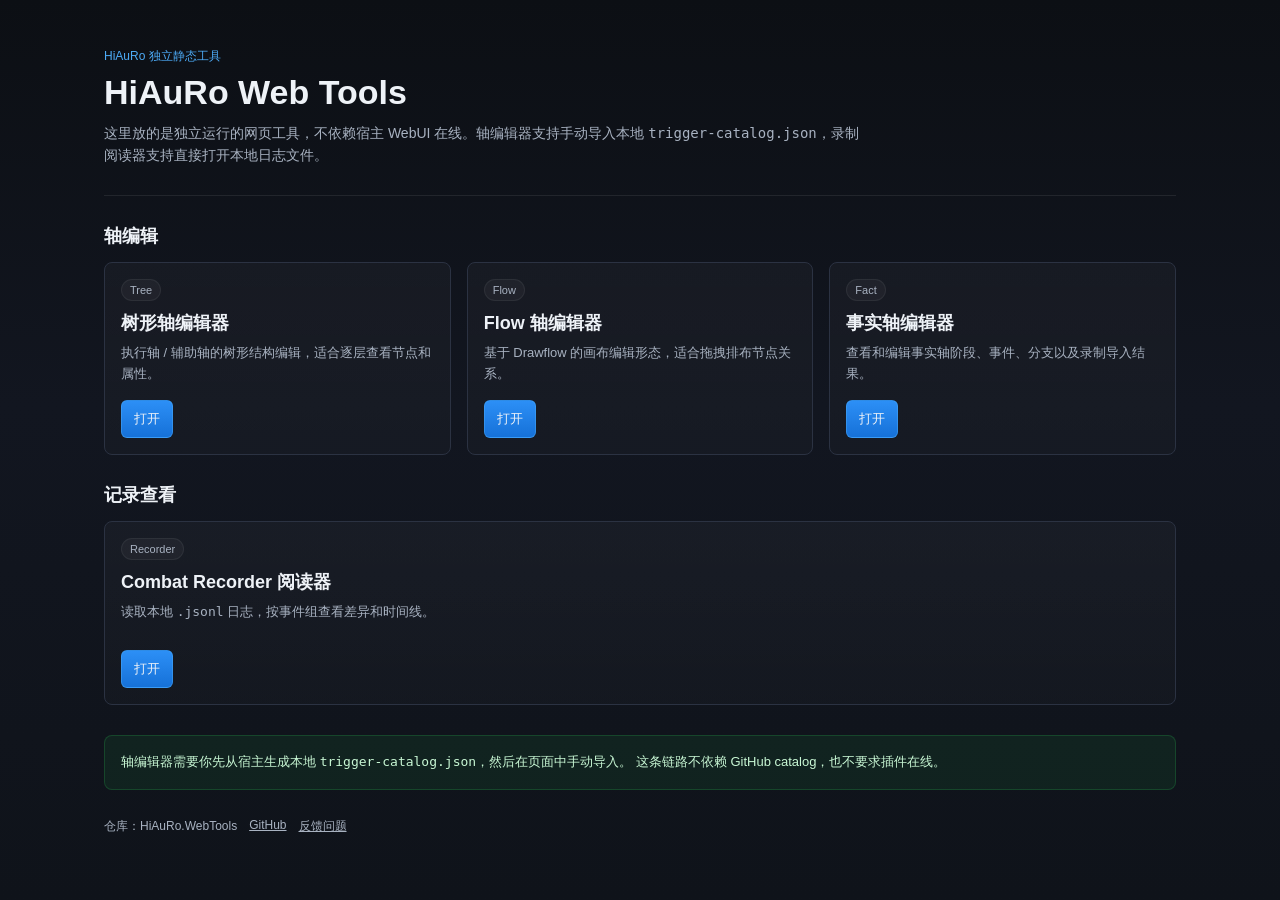
<file: index.html>
<!DOCTYPE html>
<html lang="zh-CN">
<head>
<meta charset="UTF-8">
<meta name="viewport" content="width=device-width, initial-scale=1.0">
<title>HiAuRo Web Tools</title>
<link rel="icon" href="data:,">
<style>
  :root {
    --bg: #0f1115;
    --panel: #171a21;
    --panel2: #1f2430;
    --bd: #2b3242;
    --tx: #eef2f7;
    --tx2: #a8b2c1;
    --accent: #4dabf7;
    --accent2: #7c4dff;
    --ok: #30d158;
  }
  * { box-sizing: border-box; }
  body {
    margin: 0;
    font-family: "Segoe UI", "Microsoft YaHei", sans-serif;
    background: linear-gradient(180deg, #0c0f14, #121620 45%, #0f131a);
    color: var(--tx);
  }
  .page {
    min-height: 100vh;
    max-width: 1120px;
    margin: 0 auto;
    padding: 40px 24px 32px;
  }
  .hero {
    padding: 8px 0 28px;
    border-bottom: 1px solid rgba(255,255,255,0.08);
    margin-bottom: 28px;
  }
  .eyebrow {
    color: var(--accent);
    font-size: 12px;
    margin-bottom: 8px;
  }
  h1 {
    margin: 0 0 10px;
    font-size: 34px;
    font-weight: 650;
  }
  .sub {
    color: var(--tx2);
    max-width: 760px;
    line-height: 1.6;
    font-size: 14px;
  }
  .section {
    margin-top: 28px;
  }
  .section h2 {
    margin: 0 0 14px;
    font-size: 18px;
    font-weight: 600;
  }
  .grid {
    display: grid;
    grid-template-columns: repeat(auto-fit, minmax(240px, 1fr));
    gap: 16px;
  }
  .card {
    background: linear-gradient(180deg, rgba(255,255,255,0.03), rgba(255,255,255,0.015));
    border: 1px solid var(--bd);
    border-radius: 8px;
    padding: 16px;
    min-height: 184px;
    display: flex;
    flex-direction: column;
    justify-content: space-between;
  }
  .tag {
    display: inline-block;
    font-size: 11px;
    color: var(--tx2);
    background: rgba(255,255,255,0.04);
    border: 1px solid rgba(255,255,255,0.06);
    border-radius: 999px;
    padding: 4px 8px;
    margin-bottom: 10px;
  }
  .title {
    font-size: 18px;
    font-weight: 600;
    margin-bottom: 8px;
  }
  .desc {
    font-size: 13px;
    color: var(--tx2);
    line-height: 1.6;
  }
  .actions {
    display: flex;
    gap: 10px;
    margin-top: 16px;
  }
  .btn {
    appearance: none;
    border: 1px solid rgba(255,255,255,0.08);
    background: var(--panel2);
    color: var(--tx);
    border-radius: 6px;
    padding: 9px 12px;
    font-size: 13px;
    text-decoration: none;
    display: inline-flex;
    align-items: center;
    justify-content: center;
  }
  .btn.primary {
    background: linear-gradient(180deg, #2c8ff6, #1671d8);
    border-color: rgba(77,171,247,0.45);
  }
  .hint {
    margin-top: 30px;
    padding: 16px;
    background: rgba(48, 209, 88, 0.08);
    border: 1px solid rgba(48, 209, 88, 0.2);
    border-radius: 8px;
    color: #c8f7d4;
    font-size: 13px;
    line-height: 1.6;
  }
  footer {
    margin-top: 28px;
    color: var(--tx2);
    font-size: 12px;
    display: flex;
    gap: 12px;
    flex-wrap: wrap;
  }
  footer a { color: inherit; }
</style>
</head>
<body>
<div class="page">
  <section class="hero">
    <div class="eyebrow">HiAuRo 独立静态工具</div>
    <h1>HiAuRo Web Tools</h1>
    <div class="sub">
      这里放的是独立运行的网页工具，不依赖宿主 WebUI 在线。轴编辑器支持手动导入本地
      <code>trigger-catalog.json</code>，录制阅读器支持直接打开本地日志文件。
    </div>
  </section>

  <section class="section">
    <h2>轴编辑</h2>
    <div class="grid">
      <article class="card">
        <div>
          <div class="tag">Tree</div>
          <div class="title">树形轴编辑器</div>
          <div class="desc">执行轴 / 辅助轴的树形结构编辑，适合逐层查看节点和属性。</div>
        </div>
        <div class="actions">
          <a class="btn primary" href="./editor.html">打开</a>
        </div>
      </article>

      <article class="card">
        <div>
          <div class="tag">Flow</div>
          <div class="title">Flow 轴编辑器</div>
          <div class="desc">基于 Drawflow 的画布编辑形态，适合拖拽排布节点关系。</div>
        </div>
        <div class="actions">
          <a class="btn primary" href="./axflow-editor.html">打开</a>
        </div>
      </article>

      <article class="card">
        <div>
          <div class="tag">Fact</div>
          <div class="title">事实轴编辑器</div>
          <div class="desc">查看和编辑事实轴阶段、事件、分支以及录制导入结果。</div>
        </div>
        <div class="actions">
          <a class="btn primary" href="./fact-editor.html">打开</a>
        </div>
      </article>
    </div>
  </section>

  <section class="section">
    <h2>记录查看</h2>
    <div class="grid">
      <article class="card">
        <div>
          <div class="tag">Recorder</div>
          <div class="title">Combat Recorder 阅读器</div>
          <div class="desc">读取本地 <code>.jsonl</code> 日志，按事件组查看差异和时间线。</div>
        </div>
        <div class="actions">
          <a class="btn primary" href="./combat-recorder.html">打开</a>
        </div>
      </article>
    </div>
  </section>

  <div class="hint">
    轴编辑器需要你先从宿主生成本地 <code>trigger-catalog.json</code>，然后在页面中手动导入。
    这条链路不依赖 GitHub catalog，也不要求插件在线。
  </div>

  <footer>
    <span>仓库：HiAuRo.WebTools</span>
    <a href="https://github.com/denghaoxuan991876906/HiAuRo.WebTools">GitHub</a>
    <a href="https://github.com/denghaoxuan991876906/HiAuRo.WebTools/issues">反馈问题</a>
  </footer>
</div>
</body>
</html>
</file>
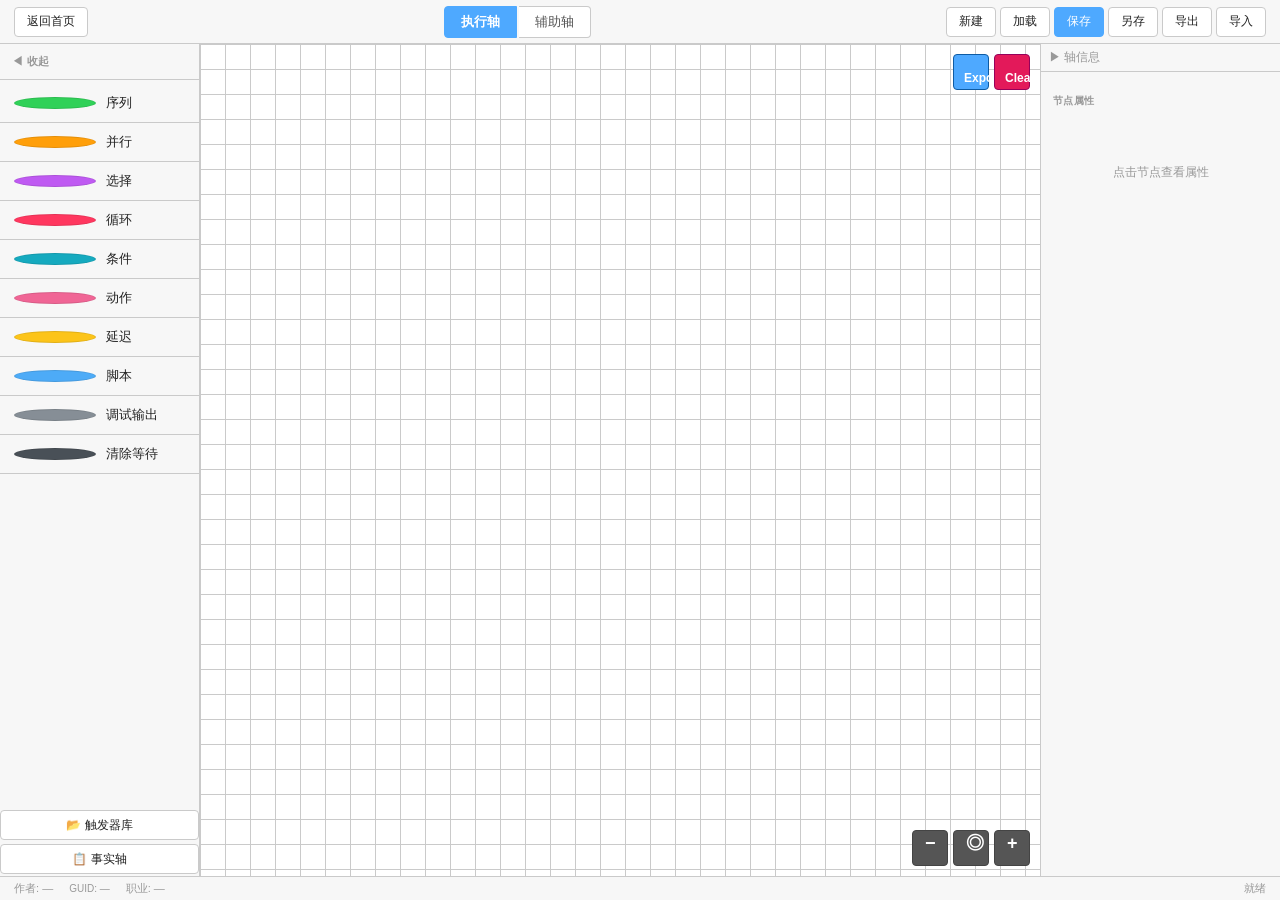
<file: axflow-editor.html>
<!DOCTYPE html>
<html lang="zh-CN">
<head>
<meta charset="UTF-8">
<meta name="viewport" content="width=device-width, initial-scale=1.0">
<title>HiAuRo 轴编辑器 — Drawflow</title>
<link rel="icon" href="data:,">
<link rel="stylesheet" href="vendor/drawflow/dist/drawflow.min.css">
<link rel="stylesheet" href="axflow-editor.css">
</head>
<body>
<div id="app">
  <div class="page-drop-zone" id="pageDropZone">
    <div class="page-drop-card">
      <div class="page-drop-title">拖拽 JSON 到这里</div>
      <div class="page-drop-desc">自动识别轴文件、`trigger-catalog.json` 或触发器定义</div>
    </div>
  </div>

  <!-- Toolbar 工具栏 -->
  <header class="toolbar">
    <div class="toolbar-left" style="gap:8px">
      <a class="btn" href="./index.html" style="text-decoration:none">返回首页</a>
    </div>
    <div class="toolbar-left">
      <button class="tab-btn active" data-axis="execution">执行轴</button>
      <button class="tab-btn" data-axis="assist">辅助轴</button>
    </div>
    <div class="toolbar-right">
      <div class="toolbar-actions">
        <button class="btn" id="btnNew">新建</button>
        <button class="btn" id="btnLoad">加载</button>
        <button class="btn btn-primary" id="btnSave">保存</button>
        <button class="btn" id="btnSaveAs">另存</button>
        <button class="btn" id="btnExport">导出</button>
        <button class="btn" id="btnImport">导入</button>
      </div>
    </div>
  </header>

  <!-- Main Area 主区域 -->
  <div class="main">

    <!-- Left: Node Palette 节点面板 -->
    <aside class="palette" id="palettePanel">
      <div class="palette-head" id="paletteToggle" onclick="togglePalette()" title="收起/展开面板">◀ 收起</div>
      <div class="palette-list" id="paletteList">
        <!-- JS 动态填充 -->
      </div>
      <div class="palette-tools">
        <button class="btn" id="btnLoadCatalog2" style="width:100%;font-size:12px;padding:3px 4px;margin:2px 0">📂 触发器库</button>
        <button class="btn" id="btnLoadFactAxisBar2" style="width:100%;font-size:12px;padding:3px 4px;margin:2px 0">📋 事实轴</button>
      </div>
    </aside>

    <!-- Center: Drawflow Canvas 画布 -->
    <div class="canvas-wrap" id="canvasWrap">
      <div id="drawflow" ondrop="drop(event)" ondragover="allowDrop(event)"></div>

      <!-- Canvas overlay buttons -->
      <div class="canvas-btns canvas-btns-export">
        <div class="canvas-btn canvas-btn-export" id="btnCanvasExport" title="导出 JSON">Export</div>
        <div class="canvas-btn canvas-btn-clear" id="btnCanvasClear" title="清空画布">Clear</div>
      </div>
      <div class="canvas-btns canvas-btns-zoom">
        <div class="canvas-btn canvas-btn-zoom" id="btnZoomOut" title="缩小">−</div>
        <div class="canvas-btn canvas-btn-zoom" id="btnZoomReset" title="重置">◎</div>
        <div class="canvas-btn canvas-btn-zoom" id="btnZoomIn" title="放大">+</div>
      </div>
    </div>

    <!-- Right: Properties Sidebar 属性栏 -->
    <aside class="sidebar">
      <!-- 轴信息面板（可收起） -->
      <div class="axis-panel" id="axisPanel">
        <div class="axis-panel-bar" id="axisPanelBar" onclick="toggleAxisPanel()">
          <span id="axisPanelLabel">▶ 轴信息</span>
        </div>
        <div class="axis-panel-body hidden" id="axisPanelBody">
          <div class="info-box" style="padding:4px">
            <div class="info-row"><span class="info-key">轴类型</span><span class="info-val" id="infoType">—</span></div>
            <div class="info-row"><span class="info-key">文件名</span><span class="info-val" id="infoFile">—</span></div>
            <div class="info-row"><span class="info-key">节点数</span><span class="info-val" id="infoCount">0</span></div>
            <div class="info-row"><span class="info-key">状态</span><span class="info-val" id="infoDirty">—</span></div>
          </div>
          <!-- 轴名称+副本ID -->
          <div style="padding:4px">
            <div style="font-size:11px;color:var(--tx2);margin-bottom:2px">轴名称</div>
            <input class="prop-input" type="text" id="axisName" value="新执行轴" style="width:100%">
            <div style="font-size:11px;color:var(--tx2);margin:4px 0 2px">副本 ID</div>
            <input class="prop-input" type="number" id="territoryId" value="0" style="width:120px">
          </div>
          <!-- 元数据 -->
          <div style="padding:4px">
            <div style="font-size:11px;font-weight:600;color:var(--tx2);margin-bottom:4px">元数据</div>
            <div><span style="font-size:10px;color:var(--tx2)">作者</span>
              <input class="prop-input" type="text" id="metaAuthor" placeholder="作者" style="width:100%">
            </div>
            <div style="margin-top:3px"><span style="font-size:10px;color:var(--tx2)">职业</span>
              <select class="prop-input" id="metaJob" style="width:100%">
                <option value="0">通用</option><option value="25">BLM</option>
              </select>
            </div>
            <div style="margin-top:3px"><span style="font-size:10px;color:var(--tx2)">GUID</span>
              <input class="prop-input" type="text" id="metaGuid" readonly style="width:100%;font-size:10px;color:var(--tx2)">
            </div>
            <div style="margin-top:3px"><span style="font-size:10px;color:var(--tx2)">变量说明</span>
              <textarea class="prop-input" id="metaVarDesc" placeholder="多行说明..." style="width:100%;height:50px;resize:vertical;font-size:11px"></textarea>
            </div>
          </div>
          <!-- 暴露变量 -->
          <div style="padding:4px">
            <div style="font-size:11px;font-weight:600;color:var(--tx2);margin-bottom:4px">暴露变量</div>
            <div id="varList" style="max-height:100px;overflow-y:auto"></div>
            <button class="btn" id="btnAddVar" style="margin-top:4px;font-size:11px;padding:2px 8px">+ 添加变量</button>
          </div>
        </div>
      </div>

      <!-- 节点属性面板 -->
      <div class="sidebar-props">
        <div class="sidebar-section" style="border-bottom:none">
          <div class="sidebar-label" id="propsLabel">节点属性</div>
          <div class="props-scroll" id="propsBody">
            <div class="props-hint">点击节点查看属性</div>
          </div>
        </div>
      </div>
    </aside>

  </div>

  <!-- Footer 底部 -->
  <footer class="footer" id="edFooter">
    <span class="meta-item">作者: <span id="ftAuthor">—</span></span>
    <span class="meta-item" style="font-size:10px">GUID: <span id="ftGuid" style="font-size:10px">—</span></span>
    <span class="meta-item">职业: <span id="ftJob">—</span></span>
    <span style="flex:1"></span>
    <span id="edStatus">就绪</span>
  </footer>

  <!-- Hidden file input -->
  <input type="file" id="edFileInput" accept=".json,.txt" style="display:none">
  <input type="file" id="catalogFileInput" accept=".json" style="display:none">
  <input type="file" id="factFileInput" accept=".json" style="display:none">

</div>

<script src="vendor/drawflow/dist/drawflow.min.js"></script>
<script src="axflow-editor.js"></script>
</body>
</html>
</file>
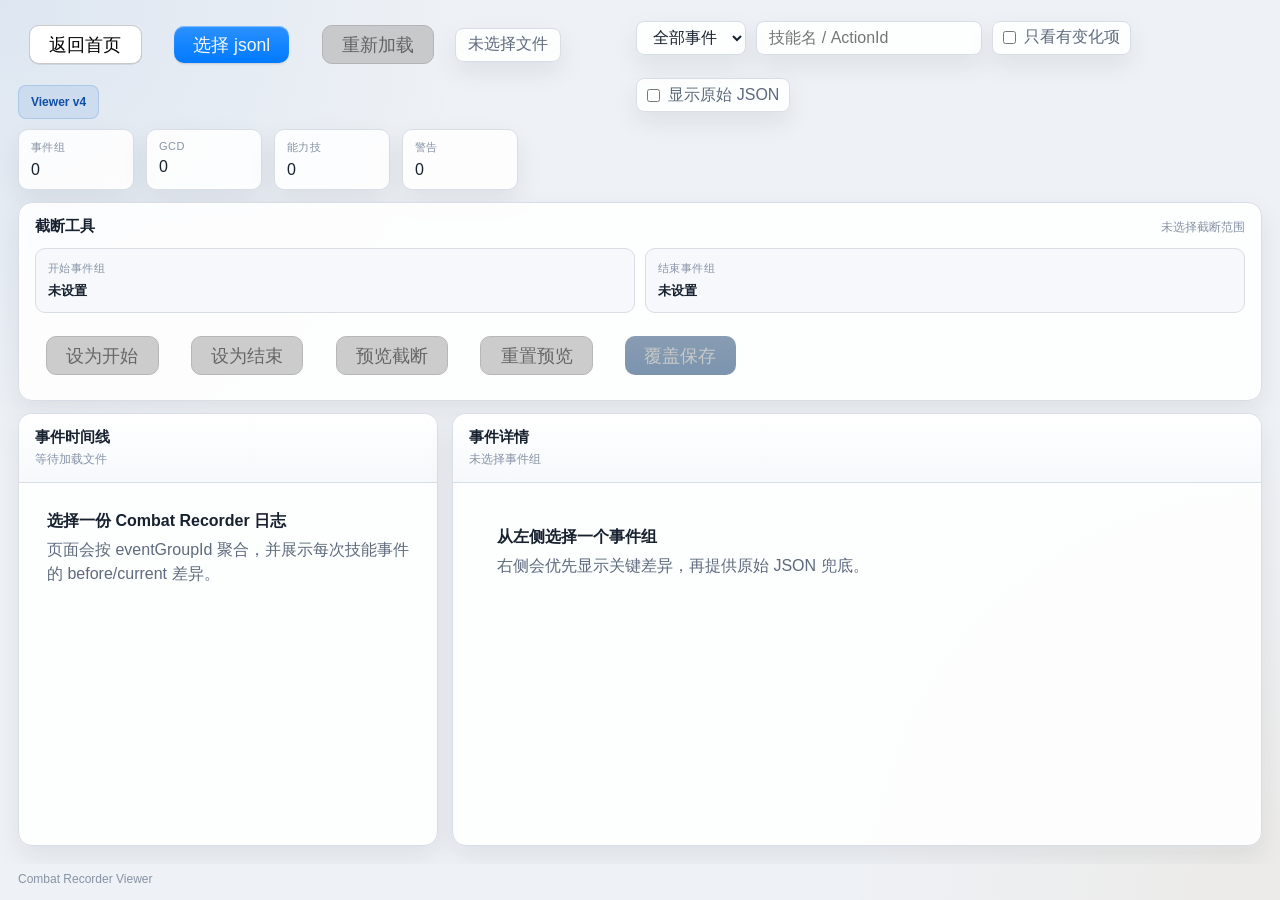
<file: combat-recorder.html>
<!DOCTYPE html>
<html lang="zh-CN">
<head>
<meta charset="UTF-8">
<meta name="viewport" content="width=device-width, initial-scale=1.0">
<title>Combat Recorder Viewer v4</title>
<link rel="icon" href="data:,">
<link rel="stylesheet" href="puppertino/buttons.css">
<link rel="stylesheet" href="puppertino/forms.css">
<link rel="stylesheet" href="combat-recorder.css?v=20260621-10">
</head>
<body>
<div id="app">
  <div class="page-drop-zone" id="pageDropZone">
    <div class="page-drop-card">
      <div class="page-drop-title">拖拽录制文件到这里</div>
      <div class="page-drop-desc">支持 `Combat Recorder` 的 `.jsonl` / `.txt` 日志，松手后自动加载</div>
    </div>
  </div>
  <header class="toolbar">
    <div class="toolbar-left">
      <a class="p-btn" href="./index.html" style="text-decoration:none">返回首页</a>
      <button class="p-btn p-prim-col" id="btnChoose">选择 jsonl</button>
      <button class="p-btn" id="btnReload" disabled>重新加载</button>
      <div class="file-pill" id="fileName">未选择文件</div>
      <div class="viewer-version">Viewer v4</div>
    </div>
    <div class="toolbar-right">
      <select id="filterType" class="filter-select">
        <option value="all">全部事件</option>
        <option value="GcdReadyAndAction">GCD</option>
        <option value="AbilityEffect">能力技</option>
      </select>
      <input type="text" id="searchInput" class="filter-input" placeholder="技能名 / ActionId">
      <label class="toggle">
        <input type="checkbox" id="changedOnly">
        <span>只看有变化项</span>
      </label>
      <label class="toggle">
        <input type="checkbox" id="showRawJson">
        <span>显示原始 JSON</span>
      </label>
    </div>
  </header>

  <section class="summary-bar">
    <div class="summary-item"><span class="summary-label">事件组</span><span id="statGroups">0</span></div>
    <div class="summary-item"><span class="summary-label">GCD</span><span id="statGcd">0</span></div>
    <div class="summary-item"><span class="summary-label">能力技</span><span id="statAbility">0</span></div>
    <div class="summary-item"><span class="summary-label">警告</span><span id="statWarnings">0</span></div>
  </section>

  <section class="trim-bar">
    <div class="trim-card">
      <div class="trim-header">
        <div class="trim-title">截断工具</div>
        <div class="trim-subtitle" id="trimStatus">未选择截断范围</div>
      </div>
      <div class="trim-grid">
        <div class="trim-slot">
          <div class="trim-label">开始事件组</div>
          <div class="trim-value" id="trimStartInfo">未设置</div>
        </div>
        <div class="trim-slot">
          <div class="trim-label">结束事件组</div>
          <div class="trim-value" id="trimEndInfo">未设置</div>
        </div>
      </div>
      <div class="trim-actions">
        <button class="p-btn" id="btnSetStart" disabled>设为开始</button>
        <button class="p-btn" id="btnSetEnd" disabled>设为结束</button>
        <button class="p-btn" id="btnPreviewTrim" disabled>预览截断</button>
        <button class="p-btn" id="btnResetTrim" disabled>重置预览</button>
        <button class="p-btn p-prim-col" id="btnSaveTrim" disabled>覆盖保存</button>
      </div>
    </div>
  </section>

  <main class="layout">
    <aside class="timeline-panel">
      <div class="panel-header">
        <div class="panel-title">事件时间线</div>
        <div class="panel-subtitle" id="timelineSubtitle">等待加载文件</div>
      </div>
      <div class="timeline-list" id="timelineList">
        <div class="empty-state">
          <div class="empty-title">选择一份 Combat Recorder 日志</div>
          <div class="empty-copy">页面会按 eventGroupId 聚合，并展示每次技能事件的 before/current 差异。也可以直接拖拽日志文件到页面。</div>
        </div>
      </div>
    </aside>

    <section class="details-panel" id="detailsPanel">
      <div class="panel-header">
        <div class="panel-title">事件详情</div>
        <div class="panel-subtitle" id="detailsSubtitle">未选择事件组</div>
      </div>
      <div class="details-scroll" id="detailsContent">
        <div class="empty-state">
          <div class="empty-title">从左侧选择一个事件组</div>
          <div class="empty-copy">右侧会优先显示关键差异，再提供原始 JSON 兜底。</div>
        </div>
      </div>
    </section>
  </main>

  <footer class="footer" id="footerText">Combat Recorder Viewer v4</footer>
</div>

<input type="file" id="fileInput" accept=".jsonl,.txt" hidden>
<script src="combat-recorder.js?v=20260621-10"></script>
</body>
</html>
</file>
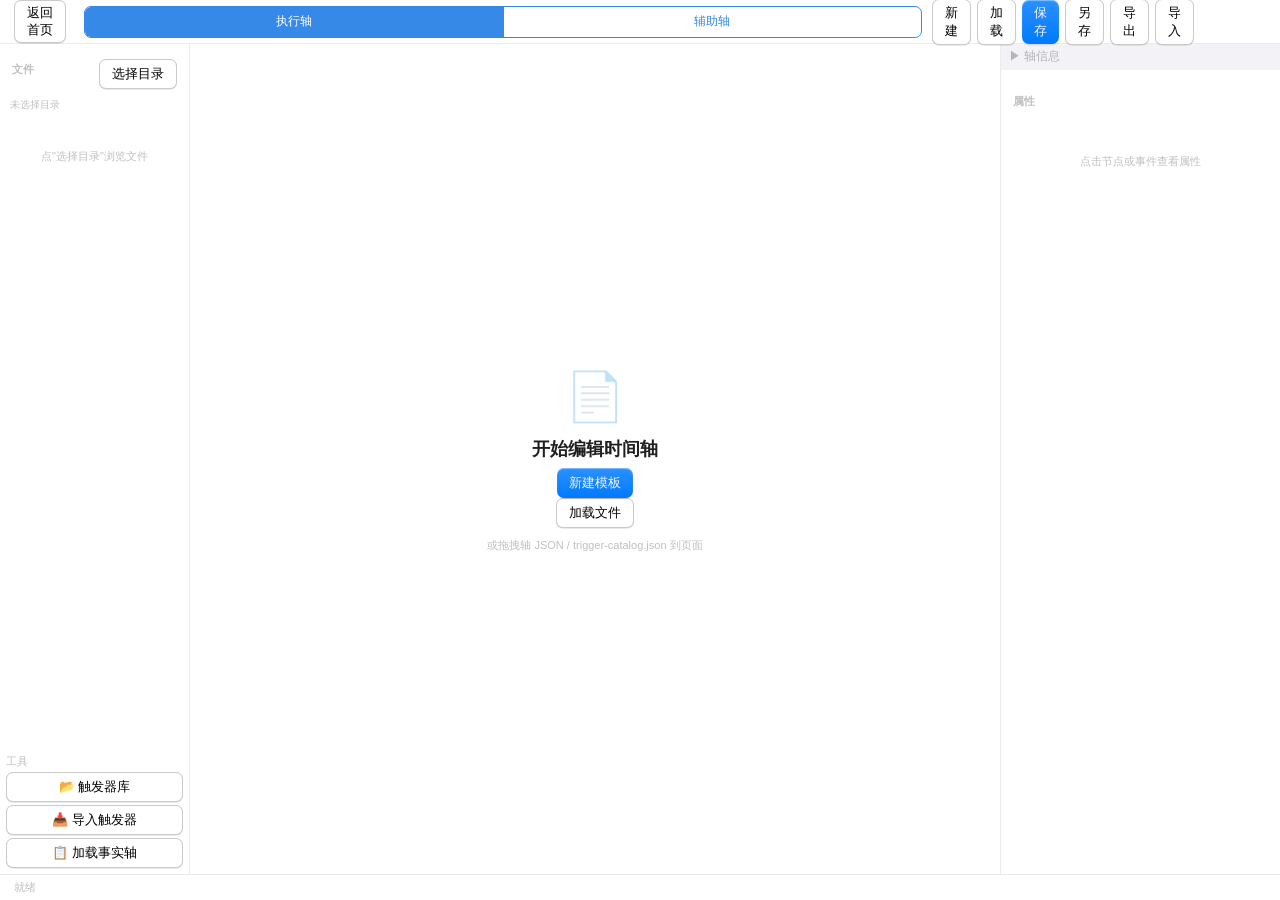
<file: editor.html>
<!DOCTYPE html>
<html lang="zh-CN">
<head>
<meta charset="UTF-8">
<meta name="viewport" content="width=device-width, initial-scale=1.0">
<title>HiAuRo 时间轴编辑器</title>
<link rel="icon" href="data:,">
<link rel="stylesheet" href="puppertino/buttons.css">
<link rel="stylesheet" href="puppertino/forms.css">
<link rel="stylesheet" href="puppertino/segmented-controls.css">
<link rel="stylesheet" href="puppertino-bridge.css">
<link rel="stylesheet" href="editor.css">
</head>
<body>
<div id="app">
  <div class="page-drop-zone" id="pageDropZone">
    <div class="page-drop-card">
      <div class="page-drop-title">拖拽 JSON 到这里</div>
      <div class="page-drop-desc">自动识别轴文件、`trigger-catalog.json` 或触发器定义</div>
    </div>
  </div>
  <header class="toolbar">
    <div class="actions" style="padding-right:8px">
      <a class="p-btn" href="./index.html" style="text-decoration:none">返回首页</a>
    </div>
    <div class="p-segmented-controls">
      <button class="tab active" data-axis="execution">执行轴</button>
      <button class="tab" data-axis="assist">辅助轴</button>
    </div>
    <div class="actions">
      <button class="p-btn" id="btnNew">新建</button>
      <button class="p-btn" id="btnLoad">加载</button>
      <button class="p-btn p-prim-col" id="btnSave">保存</button>
      <button class="p-btn" id="btnSaveAs">另存</button>
      <button class="p-btn" id="btnExport">导出</button>
      <button class="p-btn" id="btnImport">导入</button>
      <span class="status" id="edStatus"></span>
    </div>
  </header>

  <main class="main">
    <aside class="fileside" id="filePanel">
      <div class="fileside-head">
        <span class="sidebar-label">文件</span>
        <button class="p-btn" id="btnPickDir" style="font-size:10px;padding:2px 8px">选择目录</button>
      </div>
      <div class="fileside-dir" id="fileDir">未选择目录</div>
      <div class="fileside-list" id="fileList">
        <div class="props-hint">点"选择目录"浏览文件</div>
      </div>
      <div style="padding:6px;border-top:1px solid var(--bd);margin-top:6px">
        <div style="font-size:11px;color:var(--tx2);margin-bottom:4px">工具</div>
        <div style="display:flex;flex-direction:column;gap:3px">
          <button class="p-btn" id="btnLoadCatalog2" style="width:100%;font-size:12px;padding:4px 6px">📂 触发器库</button>
          <button class="p-btn" id="btnImportTrigger2" style="width:100%;font-size:12px;padding:4px 6px">📥 导入触发器</button>
          <button class="p-btn" id="btnLoadFactAxisBar2" style="width:100%;font-size:12px;padding:4px 6px">📋 加载事实轴</button>
        </div>
      </div>
    </aside>

    <section class="editor-panel" id="treePanel">
      <div class="editor-scroll" id="treeScroll">
        <div class="empty-state" id="emptyTree">
          <div class="empty-icon">📄</div>
          <div class="empty-title">开始编辑时间轴</div>
          <button class="p-btn p-prim-col" id="btnNewBig">新建模板</button>
          <button class="p-btn" id="btnLoadBig" style="margin-top:6px">加载文件</button>
          <div style="margin-top:10px;font-size:11px;color:var(--tx2)">或拖拽轴 JSON / trigger-catalog.json 到页面</div>
        </div>
        <div class="etree" id="etree" style="display:none"></div>
      </div>
    </section>

    <aside class="sidebar">
      <!-- 轴信息面板（可收起、独立于属性面板） -->
      <div class="axis-panel" id="axisPanel">
        <div class="axis-panel-bar" id="axisPanelBar" onclick="toggleAxisPanel()">
          <span id="axisPanelLabel">▶ 轴信息</span>
        </div>
        <div class="axis-panel-body hidden" id="axisPanelBody">
          <div class="info-box">
            <div class="info-row"><span class="info-key">轴类型</span><span class="info-val" id="infoType">—</span></div>
            <div class="info-row"><span class="info-key">文件名</span><span class="info-val" id="infoFile">—</span></div>
            <div class="info-row"><span class="info-key">副本ID</span><input class="info-input" type="number" id="territoryId" value="0" style="width:80px"></div>
            <div class="info-row"><span class="info-key">节点数</span><span class="info-val" id="infoCount">0</span></div>
            <div class="info-row"><span class="info-key">状态</span><span class="info-val" id="infoDirty">—</span></div>
          </div>
          <!-- 元数据 -->
          <div class="sidebar-section" style="margin-top:4px">
            <div class="sidebar-label">元数据</div>
            <div class="props-scroll">
              <div style="margin:2px 0"><span style="font-size:11px;color:var(--tx2)">作者</span>
                <input class="prop-input" type="text" id="metaAuthor" placeholder="作者" style="width:100%">
              </div>
              <div style="margin:2px 0"><span style="font-size:11px;color:var(--tx2)">职业</span>
                <select class="prop-input" id="metaJob" style="width:100%">
                  <option value="0">通用</option><option value="25">BLM</option><option value="20">MNK</option><option value="24">WHM</option><option value="23">BRD</option><option value="22">WAR</option>
                </select>
              </div>
              <div style="margin:2px 0"><span style="font-size:11px;color:var(--tx2)">GUID</span>
                <input class="prop-input" type="text" id="metaGuid" readonly style="width:100%;font-size:10px;color:var(--tx2)">
              </div>
              <div style="margin:2px 0"><span style="font-size:11px;color:var(--tx2)">变量说明</span>
                <textarea class="prop-input" id="metaVarDesc" placeholder="多行说明..." style="width:100%;height:60px;margin-top:2px;resize:vertical;font-size:11px"></textarea>
              </div>
            </div>
          </div>
          <!-- 暴露变量 -->
          <div class="sidebar-section" style="margin-top:4px">
            <div class="sidebar-label">暴露变量</div>
            <div id="varList" style="max-height:120px;overflow-y:auto"></div>
            <button class="btn-sm" id="btnAddVar" style="margin-top:4px;font-size:11px">+ 添加变量</button>
          </div>
        </div>
      </div>

      <!-- 节点属性面板（独立滚动） -->
      <div class="sidebar-section" id="treeTools" style="display:none">
        <div class="sidebar-label">快捷添加</div>
        <div class="quick-btns">
          <button class="qbtn" data-add="treeSequence"><span class="qdot" style="background:#30d158"></span>序列</button>
          <button class="qbtn" data-add="treeCondNode"><span class="qdot" style="background:#15aabf"></span>条件</button>
          <button class="qbtn" data-add="treeActionNode"><span class="qdot" style="background:#f06595"></span>动作</button>
          <button class="qbtn" data-add="treeDelayNode"><span class="qdot" style="background:#fcc419"></span>延迟</button>
          <button class="qbtn" data-add="treeLoop"><span class="qdot" style="background:#ff375f"></span>循环</button>
          <button class="qbtn" data-add="treeParallel"><span class="qdot" style="background:#ff9f0a"></span>并行</button>
          <button class="qbtn" data-add="treeSelect"><span class="qdot" style="background:#bf5af2"></span>选择</button>
          <button class="qbtn" data-add="treeScriptNode"><span class="qdot" style="background:#4dabf7"></span>脚本</button>
        </div>
        <div class="sidebar-hint">选中父节点后点击添加</div>
      </div>
      <div class="sidebar-section props-section">
        <div class="sidebar-label" id="propsLabel">属性</div>
        <div class="props-scroll" id="propsBody">
          <div class="props-hint">点击节点或事件查看属性</div>
        </div>
      </div>
    </aside>
  </main>

  <footer class="footer"><span id="edFooter">就绪</span></footer>
  <input type="file" id="edFileInput" accept=".json,.txt" style="display:none">
  <input type="file" id="factFileInput" accept=".json" style="display:none">
</div>
<script src="editor.js"></script>
</body>
</html>
</file>
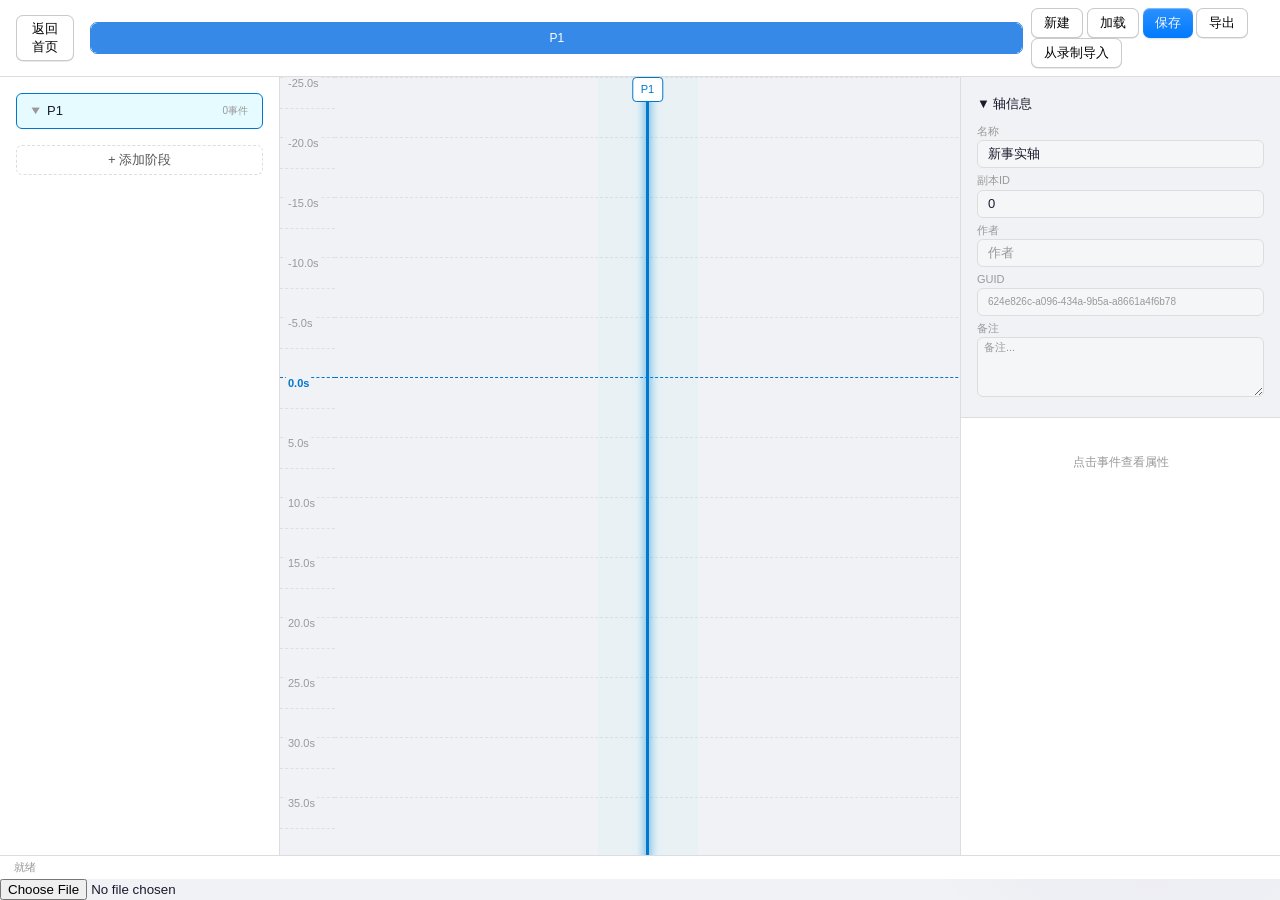
<file: fact-editor.html>
<!DOCTYPE html>
<html lang="zh-CN">
<head>
<meta charset="UTF-8">
<meta name="viewport" content="width=device-width, initial-scale=1.0">
<title>HiAuRo 事实轴编辑器</title>
<link rel="icon" href="data:,">
<link rel="stylesheet" href="puppertino/buttons.css">
<link rel="stylesheet" href="puppertino/forms.css">
<link rel="stylesheet" href="puppertino/segmented-controls.css">
<link rel="stylesheet" href="puppertino-bridge.css">
<link rel="stylesheet" href="fact-editor.css">
</head>
<body>
<div id="app">
  <header class="toolbar">
    <div class="actions" style="padding-right:8px">
      <a class="p-btn" href="./index.html" style="text-decoration:none">返回首页</a>
    </div>
    <div class="p-segmented-controls" id="phaseTabs"></div>
    <div class="actions">
      <button class="p-btn" id="btnNew">新建</button>
      <button class="p-btn" id="btnLoad">加载</button>
      <button class="p-btn p-prim-col" id="btnSave">保存</button>
      <button class="p-btn" id="btnExport">导出</button>
      <button class="p-btn" id="btnRecording">从录制导入</button>
    </div>
  </header>

  <main class="editor-layout">
    <aside class="sidebar-left" id="phaseList"></aside>

    <section class="timeline-canvas" id="timelineCanvas">
      <div class="timeline-scroll">
        <div class="timeline-body">
          <div class="time-scale" id="timeScale"></div>
          <div class="phase-wrapper">
            <div class="phase-tracks" id="phaseTracks"></div>
          </div>
        </div>
      </div>
      <div class="mouse-marker hide" id="mouseMarker"><span class="mouse-marker-label"></span></div>
    </section>

    <div class="right-sidebar" style="display:flex;flex-direction:column;width:320px;flex-shrink:0;border-left:1px solid var(--border)">
      <div id="factMetaPanel" style="padding:12px 16px;border-bottom:1px solid var(--border);flex-shrink:0">
        <div class="sidebar-label" onclick="toggleSection('secAxisInfo')" id="hdrAxisInfo">▼ 轴信息</div>
        <div id="secAxisInfo">
          <div style="margin:3px 0"><span style="font-size:11px;color:var(--tx2)">名称</span>
            <input class="prop-input" type="text" id="factName" style="width:100%" placeholder="轴名称">
          </div>
          <div style="margin:3px 0"><span style="font-size:11px;color:var(--tx2)">副本ID</span>
            <input class="prop-input" type="number" id="factTerritoryId" style="width:100%">
          </div>
          <div style="margin:3px 0"><span style="font-size:11px;color:var(--tx2)">作者</span>
            <input class="prop-input" type="text" id="factAuthor" style="width:100%" placeholder="作者">
          </div>
          <div style="margin:3px 0"><span style="font-size:11px;color:var(--tx2)">GUID</span>
            <input class="prop-input" type="text" id="factGuid" readonly style="width:100%;font-size:10px;color:var(--tx2)">
          </div>
          <div style="margin:3px 0"><span style="font-size:11px;color:var(--tx2)">备注</span>
            <textarea class="prop-input" id="factNote" style="width:100%;height:60px;resize:vertical;font-size:11px" placeholder="备注..."></textarea>
          </div>
        </div>
      </div>
      <aside id="propPanel" style="flex:1;overflow-y:auto;padding:16px;background:var(--bg1)"></aside>
      <aside id="recordingPanel" style="display:none;flex:1;overflow-y:auto;background:var(--bg1)">
        <div class="recording-toolbar">
          <h3>录制数据</h3>
          <button class="p-btn" id="btnRecordingClose" style="padding:2px 8px;font-size:11px">关闭</button>
        </div>
        <div class="recording-info" id="recordingInfo"></div>
        <div class="recording-filters" id="recordingFilters"></div>
        <div class="recording-events" id="recordingEvents"></div>
        <div class="recording-actions">
          <button class="p-btn p-prim-col" id="btnImportToPhase">导入到当前阶段</button>
        </div>
      </aside>
    </div>
  </main>

  <footer class="footer" id="footer"></footer>

  <div class="context-menu hide" id="ctxMenu"></div>
  <input type="file" id="fileInput" accept=".json,.txt">
  <input type="file" id="recordingFileInput" accept=".json" style="display:none">
</div>
<script src="fact-editor.js"></script>
</body>
</html>
</file>
<file: axflow-editor.css>
/* ============================================================
   HiAuRo 执行轴/辅助轴编辑器 — Drawflow 风格
   ============================================================ */

/* === UX 尺寸优化 === */
button, .btn {
    min-height: 30px;
    padding: 4px 12px;
    font-size: 13px;
}
.btn-primary { min-height: 30px; }
.prop-input, input[type="text"], input[type="number"], select {
    height: 28px;
    font-size: 13px;
    padding: 2px 6px;
}
.prop-row { margin: 4px 0; display: flex; align-items: center; gap: 6px; }
.prop-label { font-size: 12px; font-weight: 600; }
.ed-add-btn, .ed-del-btn { min-width: 22px; min-height: 22px; font-size: 12px; }
.sidebar-label { font-size: 13px; padding: 6px 0; cursor: pointer; user-select: none; }
.sidebar-label:hover { color: var(--blue, #4dabf7); }
.sidebar-section { margin: 6px 0; }

/* 画布按钮加大 */
.canvas-btn { width: 36px; height: 36px; font-size: 16px; line-height: 36px; }
.canvas-btns { gap: 8px; }

/* 折叠面板 */
.palette-collapsed { width: 24px !important; }
.palette-collapsed .palette-list { display: none; }
.palette-collapsed .palette-head { writing-mode: vertical-rl; padding: 8px 2px; font-size: 11px; }

/* 侧栏只在有选中时显示 */
.props-hint { color: var(--tx2, #888); font-size: 12px; padding: 12px; text-align: center; }

/* 底部状态栏 */
.footer { display: flex; gap: 16px; padding: 4px 12px; font-size: 12px; align-items: center; }
.meta-item { color: var(--tx2, #888); font-size: 11px; }

/* 触发编辑 */
.trigger-field { margin: 5px 0; }
.trigger-cond-item { padding: 8px; margin: 6px 0; }

/* ---- Reset ---- */
*, *::before, *::after { box-sizing: border-box; margin: 0; padding: 0; }

:root {
  --border: #cacaca;
  --bg0: #ffffff;
  --bg1: #f7f7f7;
  --bg2: #ebebeb;
  --tx0: #222222;
  --tx1: #555555;
  --tx2: #999999;
  --blue: #4ea9ff;
  --shadow: 0 2px 15px 2px rgba(0,0,0,0.06);
  --font: -apple-system, BlinkMacSystemFont, 'Segoe UI', Roboto, sans-serif;
  --radius: 4px;
}

html, body {
  width: 100%; height: 100%; overflow: hidden;
  font-family: var(--font); font-size: 13px;
  color: var(--tx0); background: var(--bg0);
}

#app { display: flex; flex-direction: column; height: 100vh; }

.page-drop-zone {
  position: fixed;
  inset: 0;
  display: none;
  align-items: center;
  justify-content: center;
  background: rgba(78,169,255,0.10);
  backdrop-filter: blur(4px);
  z-index: 1000;
  pointer-events: none;
}

.page-drop-zone.active {
  display: flex;
}

.page-drop-card {
  min-width: 320px;
  max-width: 460px;
  padding: 24px 28px;
  border: 2px dashed rgba(78,169,255,0.45);
  border-radius: 16px;
  background: rgba(255,255,255,0.96);
  box-shadow: 0 18px 60px rgba(0,0,0,0.12);
  text-align: center;
}

.page-drop-title {
  font-size: 18px;
  font-weight: 700;
  color: var(--tx0);
}

.page-drop-desc {
  margin-top: 8px;
  font-size: 12px;
  color: var(--tx1);
}

/* ---- Toolbar ---- */
.toolbar {
  display: flex; align-items: center; justify-content: space-between;
  height: 44px; padding: 0 14px; flex-shrink: 0;
  background: var(--bg1); border-bottom: 1px solid var(--border);
  gap: 10px; z-index: 10;
}
.toolbar-left { display: flex; align-items: center; gap: 2px; }
.toolbar-right { display: flex; align-items: center; gap: 5px; }
.tab-btn {
  padding: 6px 16px; border: 1px solid var(--border); border-radius: var(--radius);
  background: var(--bg0); color: var(--tx1); font-family: var(--font); font-size: 13px;
  cursor: pointer; transition: all .12s;
}
.tab-btn:first-child { border-radius: var(--radius) 0 0 var(--radius); }
.tab-btn:last-child { border-radius: 0 var(--radius) var(--radius) 0; }
.tab-btn + .tab-btn { border-left: none; }
.tab-btn.active { background: var(--blue); color: #fff; border-color: var(--blue); font-weight: 600; }
.tab-btn:hover:not(.active) { background: var(--bg2); }
.toolbar-actions { display: flex; gap: 4px; }
.btn {
  padding: 5px 12px; border: 1px solid var(--border); border-radius: var(--radius);
  background: var(--bg0); color: var(--tx0); font-family: var(--font); font-size: 12px;
  cursor: pointer; transition: all .12s; white-space: nowrap;
}
.btn:hover { background: var(--bg2); }
.btn-primary { background: var(--blue); color: #fff; border-color: var(--blue); }
.btn-primary:hover { background: #3d93e6; }
.status-text { font-size: 11px; color: var(--tx2); min-width: 80px; text-align: right; }
.status-text.ok { color: #30d158; }
.status-text.err { color: #ff453a; }

/* ---- Main ---- */
.main { display: flex; flex: 1; overflow: hidden; }

/* ---- Left Palette ---- */
.palette {
  width: 200px; flex-shrink: 0; border-right: 1px solid var(--border);
  display: flex; flex-direction: column; overflow: hidden;
  background: var(--bg1);
}
.palette-head {
  padding: 10px 12px; border-bottom: 1px solid var(--border);
  font-size: 11px; font-weight: 600; letter-spacing: 0.04em;
  text-transform: uppercase; color: var(--tx2); flex-shrink: 0;
}
.palette-list {
  flex: 1; overflow-y: auto; padding: 4px 0;
}
.palette-item {
  display: flex; align-items: center; gap: 10px;
  padding: 10px 14px; cursor: grab; user-select: none;
  border-bottom: 1px solid var(--border);
  transition: all .1s;
}
.palette-item:hover { background: var(--bg0); }
.palette-item:active { cursor: grabbing; }
.palette-item.dragging { opacity: 0.5; }
.palette-dot {
  width: 12px; height: 12px; border-radius: 50%; flex-shrink: 0;
  border: 1px solid rgba(0,0,0,0.1);
}
.palette-item span { flex: 1; font-size: 13px; color: var(--tx0); }
.palette-item .palette-hint { font-size: 11px; color: var(--tx2); }
.palette-sep {
  height: 1px; background: var(--border); margin: 2px 10px;
}

/* ---- Canvas ---- */
.canvas-wrap {
  flex: 1; position: relative; overflow: hidden;
}
#drawflow {
  width: 100%; height: 100%; position: relative; background: var(--bg0);
  /* Grid background */
  background-size: 25px 25px;
  background-image:
    linear-gradient(to right, var(--border) 1px, transparent 1px),
    linear-gradient(to bottom, var(--border) 1px, transparent 1px);
}
/* Canvas overlay buttons */
.canvas-btns {
  position: absolute; z-index: 5; display: flex; gap: 5px;
}
.canvas-btns-export { top: 10px; right: 10px; }
.canvas-btns-zoom { bottom: 10px; right: 10px; }
.canvas-btn {
  padding: 5px 10px; border-radius: var(--radius); cursor: pointer;
  font-family: var(--font); font-size: 12px; font-weight: bold;
  border: 1px solid; transition: all .12s; user-select: none;
}
.canvas-btn-export { background: var(--blue); color: #fff; border-color: #0e5ba3; }
.canvas-btn-export:hover { background: #3d93e6; }
.canvas-btn-clear { background: #e3195a; color: #fff; border-color: #96015b; }
.canvas-btn-clear:hover { background: #c7154d; }
.canvas-btn-zoom {
  background: #555; color: #fff; border-color: #444; font-size: 18px;
  padding: 3px 12px; line-height: 1;
}
.canvas-btn-zoom:hover { background: #666; }

/* ---- Sidebar ---- */
.sidebar {
  width: 240px; flex-shrink: 0; border-left: 1px solid var(--border);
  display: flex; flex-direction: column; overflow: hidden;
  background: var(--bg1);
}
.sidebar-section {
  padding: 10px 12px; border-bottom: 1px solid var(--border);
}
.sidebar-section:last-child { border-bottom: none; }
.sidebar-label {
  font-size: 10px; font-weight: 600; letter-spacing: 0.04em;
  text-transform: uppercase; color: var(--tx2); margin-bottom: 8px;
}
.info-row {
  display: flex; justify-content: space-between; padding: 3px 0; font-size: 12px;
}
.info-key { color: var(--tx1); }
.info-val { color: var(--tx0); font-weight: 500; }
.sidebar-props { flex: 1; display: flex; flex-direction: column; overflow: hidden; }
.sidebar-props .sidebar-label { flex-shrink: 0; }
.props-scroll { flex: 1; overflow-y: auto; }
.props-hint { color: var(--tx2); font-size: 12px; text-align: center; margin-top: 30px; }
.prop-row {
  display: flex; align-items: center; gap: 8px; padding: 5px 0; font-size: 12px;
}
.prop-label { color: var(--tx1); min-width: 45px; flex-shrink: 0; }
.prop-input {
  font-family: var(--font); font-size: 12px; flex: 1; padding: 4px 8px;
  background: var(--bg0); color: var(--tx0);
  border: 1px solid var(--border); border-radius: var(--radius); outline: none;
}
.prop-input:focus { border-color: var(--blue); }
.prop-input[type="checkbox"] { flex: 0; width: 16px; height: 16px; accent-color: var(--blue); }
.prop-input[type="number"] { width: 80px; flex: 0; }
.prop-section {
  margin-top: 8px; padding-top: 8px; border-top: 1px solid var(--border);
}
.prop-head {
  font-size: 10px; font-weight: 600; letter-spacing: 0.04em;
  text-transform: uppercase; color: var(--tx2); margin-bottom: 4px;
}
.prop-area {
  font-family: 'SF Mono', 'Consolas', monospace; font-size: 11px;
  padding: 6px; background: var(--bg0); color: var(--tx0);
  border: 1px solid var(--border); border-radius: var(--radius);
  resize: vertical; width: 100%; min-height: 60px;
}
.prop-area:focus { border-color: var(--blue); outline: none; }

/* ---- Drawflow Node Overrides ---- */
.drawflow .drawflow-node {
  background: var(--bg0);
  border: 1px solid var(--border);
  box-shadow: var(--shadow);
  padding: 0; width: 180px; border-radius: var(--radius);
  font-size: 12px;
}
.drawflow .drawflow-node.selected {
  border: 1px solid var(--blue) !important;
  box-shadow: 0 2px 20px 2px rgba(78,169,255,0.3) !important;
}
.drawflow .drawflow-node:hover { cursor: move; }

/* Node header */
.ax-node-hdr {
  height: 36px; line-height: 36px; padding: 0 10px;
  border-radius: 3px 3px 0 0; color: #fff; font-weight: 600;
  display: flex; align-items: center; justify-content: space-between;
  font-size: 12px;
}
.ax-node-type { flex: 1; }
.ax-node-extra { font-size: 10px; opacity: 0.8; }

/* Node body */
.ax-node-body { padding: 8px 10px; }
.ax-node-name {
  font-size: 12px; font-weight: 500; color: var(--tx0);
  margin-bottom: 2px; word-break: break-all;
}
.ax-node-tag { font-size: 9px; color: var(--tx2); margin-bottom: 1px; }
.ax-node-remark { font-size: 9px; color: var(--tx2); overflow: hidden; text-overflow: ellipsis; white-space: nowrap; max-width: 140px; }
.ax-node-info { font-size: 10px; color: var(--tx2); }

/* Node type colors */
.ax-node-hdr.c-root      { background: #30b0ff; }
.ax-node-hdr.c-sequence  { background: #30d158; }
.ax-node-hdr.c-parallel  { background: #ff9f0a; }
.ax-node-hdr.c-select    { background: #bf5af2; }
.ax-node-hdr.c-loop      { background: #ff375f; }
.ax-node-hdr.c-cond      { background: #15aabf; }
.ax-node-hdr.c-action    { background: #f06595; }
.ax-node-hdr.c-delay     { background: #fcc419; }
.ax-node-hdr.c-script    { background: #4dabf7; }

/* Ports */
.drawflow .drawflow-node .input, .drawflow .drawflow-node .output {
  height: 14px; width: 14px; border: 2px solid var(--border);
  background: var(--bg0); border-radius: 50%;
  position: absolute;
}
.drawflow .drawflow-node .input:hover, .drawflow .drawflow-node .output:hover {
  background: var(--blue); border-color: var(--blue);
}
/* 左入 input_1 — 父→子 */
.drawflow .drawflow-node .input:not(.input_2) {
  left: -10px; top: 50%; right: auto; bottom: auto;
  transform: translateY(-50%);
}
/* 上入 input_2 — 前兄弟→本节点 */
.drawflow .drawflow-node .input.input_2 {
  left: 50%; top: -10px; right: auto; bottom: auto;
  transform: translateX(-50%);
  background: #f0f0f0;
}
/* 右出 output_1 — 本节点→子 */
.drawflow .drawflow-node .output:not(.output_2) {
  right: -10px; top: 50%; left: auto; bottom: auto;
  transform: translateY(-50%);
}
/* 下出 output_2 — 本节点→后兄弟 */
.drawflow .drawflow-node .output.output_2 {
  left: 50%; bottom: -10px; top: auto; right: auto;
  transform: translateX(-50%);
  background: #e8e8e8;
}

/* Connection lines */
.drawflow .connection .main-path {
  stroke: var(--blue); stroke-width: 2.5px;
}
.drawflow .connection .main-path:hover { stroke: #1266ab; cursor: pointer; }
.drawflow .connection .main-path.selected { stroke: #43b993; }

/* Reroute points */
.drawflow .connection .point {
  stroke: var(--border); stroke-width: 2; fill: white; cursor: move;
}
.drawflow .connection .point:hover, .drawflow .connection .point.selected {
  fill: var(--blue);
}

/* Delete button */
.drawflow-delete {
  border: 2px solid var(--blue) !important;
  background: var(--bg0) !important; color: var(--blue) !important;
  box-shadow: 0 2px 10px rgba(78,169,255,0.3) !important;
}

/* ---- Context Menu ---- */
.ctx-menu {
  position: fixed; z-index: 10000; min-width: 140px;
  background: var(--bg0); border: 1px solid var(--border);
  border-radius: 6px; padding: 4px; box-shadow: var(--shadow);
}
.ctx-item {
  font-size: 12px; padding: 7px 10px; border-radius: 4px;
  color: var(--tx0); cursor: pointer; display: flex; align-items: center; gap: 8px;
}
.ctx-item:hover { background: var(--bg1); }
.ctx-sep { height: 1px; background: var(--border); margin: 3px 6px; }
.ctx-danger { color: #ff453a; }
.ctx-danger:hover { background: rgba(255,69,58,0.08); }

/* ---- Footer ---- */
.footer {
  height: 24px; padding: 0 14px; flex-shrink: 0; display: flex; align-items: center;
  border-top: 1px solid var(--border); background: var(--bg1);
  font-size: 11px; color: var(--tx2);
}

/* ---- Scrollbar ---- */
.palette-list::-webkit-scrollbar, .props-scroll::-webkit-scrollbar { width: 4px; }
.palette-list::-webkit-scrollbar-thumb, .props-scroll::-webkit-scrollbar-thumb {
  background: rgba(0,0,0,0.1); border-radius: 2px;
}

/* ---- Mobile ---- */
@media only screen and (max-width: 768px) {
  .palette { width: 50px; }
  .palette-item span { display: none; }
  .sidebar { width: 50px; }
  .sidebar-label, .info-row, .props-scroll { display: none; }
}

/* ---- Trigger cond/action editing ---- */
.trigger-cond-item {
  border: 1px solid var(--border);
  border-radius: 6px;
  padding: 6px;
  margin: 4px 0;
  background: var(--bg2);
}
.trigger-cond-header {
  display: flex;
  justify-content: space-between;
  align-items: center;
  margin-bottom: 4px;
  font-size: 11px;
  color: var(--blue);
  font-weight: 500;
}
.trigger-field {
  margin: 4px 0;
  display: flex;
  align-items: center;
  gap: 8px;
}
.trigger-field label {
  min-width: 70px;
  font-size: 11px;
  color: var(--tx1);
}
.trigger-field input[type="number"],
.trigger-field input[type="text"],
.trigger-field select {
  flex: 1;
  padding: 3px 6px;
  border: 1px solid var(--border);
  background: var(--bg0);
  color: var(--tx0);
  border-radius: var(--radius);
  font-family: var(--font);
  font-size: 11px;
  outline: none;
}
.trigger-field input[type="number"]:focus,
.trigger-field input[type="text"]:focus,
.trigger-field select:focus {
  border-color: var(--blue);
}
.trigger-add-row {
  display: flex;
  gap: 4px;
  margin-top: 6px;
  align-items: center;
}
.trigger-add-row select {
  flex: 1;
  padding: 3px 6px;
  border: 1px solid var(--border);
  background: var(--bg0);
  color: var(--tx0);
  border-radius: var(--radius);
  font-family: var(--font);
  font-size: 11px;
}
.ed-add-btn {
  font-family: var(--font); font-size: 11px; padding: 2px 8px;
  color: #30d158; background: none; border: 1px solid #30d158; border-radius: var(--radius);
  cursor: pointer;
}
.ed-del-btn {
  font-family: var(--font); font-size: 10px; padding: 2px 6px;
  color: #ff453a; background: none; border: none; cursor: pointer;
}

/* 轴信息面板 */
.axis-panel { border-bottom: 1px solid var(--border, #444); }
.axis-panel-bar { padding: 5px 8px; cursor: pointer; user-select: none; font-size: 12px; color: var(--tx2); background: var(--bg1); display: flex; align-items: center; }
.axis-panel-bar:hover { background: var(--bg2); }
.axis-panel-body { padding: 6px 8px; overflow-y: auto; }
.axis-panel-body.hidden { display: none; }
#propsBody { overflow-y: auto; }
</file>
<file: puppertino/buttons.css>
@charset "UTF-8";
:root{
  --p-btn-border: #cacaca;
  --p-btn-def-bg: #FFFFFF;
  --p-btn-def-col: #000000;
  --p-btn-dir-col: #242424;
  --p-prim-text-col: #f5f5f5;
  --p-btn-scope-unactive: #212136;
  --p-btn-scope-action: #212136;
}

.p-btn {
  background: var(--p-btn-def-bg);
  border: 1px solid var(--p-btn-border);
  border-radius: 10px;
  color: var(--p-btn-def-col);
  display: inline-block;
  font-family: -apple-system, "Inter", sans-serif;
  font-size: 1.1rem;
  margin: .7rem;
  padding: .4rem 1.2rem;
  text-decoration: none;
  text-align: center;
  box-shadow: 0 1px 0.375px rgba(0, 0, 0, 0.05), 0 0.25px 0.375px rgba(0, 0, 0, 0.15);
  user-select: none;
  cursor: pointer;
}
.p-btn:focus{
  outline: 2px solid #64baff;
}
.p-btn.p-btn-block{
  display: block;
}
.p-btn.p-btn-sm {
  padding: .3rem 1.1rem;
  font-size: 1rem;
}
.p-btn.p-btn-md {
  padding: .8rem 2.4rem;
  font-size: 1.6rem;
}
.p-btn.p-btn-lg {
  padding: 1.2rem 2.8rem;
  font-size: 1.8rem;
}
.p-btn-destructive{
  color: #FF3B30;
}
.p-btn-mob{
  padding: 10px 40px;
  background: #227bec;
  color: #fff;
  border: 0;
  box-shadow: inset 0 1px 1px rgb(255 255 255 / 41%), 0px 2px 3px -2px rgba(0,0,0,.3);
}
.p-btn[disabled],
.p-btn:disabled,
.p-btn-disabled{
  filter:contrast(0.5) grayscale(.5) opacity(.8);
  cursor: not-allowed;
  box-shadow: none;
  pointer-events: none;
}

.p-prim-col {
  position: relative; 
  background: #007AFF;
  border: none;
  box-shadow: inset 0 1px 1px rgba(255, 255, 255, 0.41), 0px 2px 3px -2px rgba(0, 0, 0, 0.3);
  color: var(--p-prim-text-col);
  overflow: hidden; /* Ensure the ::before element doesn't overflow */
}

.p-prim-col:before {
  content: '';
  position: absolute;
  top: 0;
  left: 0;
  width: 100%;
  height: 100%;
  background: linear-gradient(180deg, rgba(255, 255, 255, 1) 0%, rgba(255, 255, 255, 0) 100%);
  opacity: 0.17;
  pointer-events: none;
}

.p-btn.p-prim-col:active {
  background: #0f75f5;
}

.p-btn-more::after {
  content: "...";
}

.p-btn-round {
  border: 0;
  border-radius: 50px;
  box-shadow: inset 0 1px 1px rgb(255 255 255 / 41%);
  padding: 10px 30px;
}

.p-btn-icon {
  align-items: center;
  background: var(--p-btn-def-bg);
  border: 2px solid currentColor;
  border-radius: 50%;
  color: #0f75f5;
  display: inline-flex;
  font-weight: 900;
  height: 40px;
  width: 40px;
  justify-content: center;
  margin: 5px;
  text-align: center;
  text-decoration: none;
  box-sizing: border-box;
  user-select: none;
  vertical-align: bottom;
}

.p-btn-icon.p-btn-icon-no-border{
  border: 0px;
}

.p-btn-scope {
  background: #8e8e8e;
  color: #fff;
  margin: 5px;
  padding: 2px 20px;
  box-shadow: none;
}
.p-btn-scope-unactive {
  background: transparent;
  border-color: transparent;
  color: var(--p-btn-scope-unactive);
  transition: border-color 0.2s;
}
.p-btn-scope-unactive:hover {
  border-color: var(--p-btn-border);
}

.p-btn-scope-outline {
  background: transparent;
  color: var(--p-btn-scope-action);
  box-shadow: none;
}

.p-btn-outline {
  background: none;
  border-color: currentColor;
  box-shadow: none;
}

.p-btn-outline-dash {
  background: none;
  border-color: currentColor;
  border-style: dashed;
  box-shadow: none;
}
</file>
<file: puppertino/forms.css>
:root {
  --primary-col:linear-gradient(to bottom, #4fc5fa 0%,#0f75f5 100%);
  --primary-col-ac:#0f75f5;
  --bg-color-input:#fff;

  --p-checkbox-gradient: linear-gradient(180deg, #4B91F7 0%, #367AF6 100%);
  --p-checkbox-border: rgba(0, 0, 0, 0.2);
  --p-checkbox-border-active: rgba(0, 0, 0, 0.12);
  --p-checkbox-bg: transparent;
  --p-checkbox-shadow: inset 0px 1px 2px rgba(0, 0, 0, 0.15), inset 0px 0px 2px rgba(0, 0, 0, 0.10);

  --p-input-bg:#fff;
  --p-input-color: rgba(0,0,0,.85);
  --p-input-color-plac:rgba(0,0,0,0.25);

  --p-input-color:#808080;
  --p-input-bd:rgba(0,0,0,0.15);
  --bg-hover-color:#f9f9f9;
  --bg-front-col:#000;
  --invalid-color:#d6513c;
  --valid-color:#94d63c;
}

.p-dark-mode{
  --p-checkbox-bg: linear-gradient(180deg, rgba(255, 255, 255, 0.1) 0%, rgba(255, 255, 255, 0.13) 100%);
  --p-checkbox-shadow: 0px 0px 1px rgba(0, 0, 0, 0.25), inset 0px 0.5px 0px rgba(255, 255, 255, 0.15);
  --p-checkbox-border: rgba(0, 0, 0, 0);

  --p-checkbox-gradient:  linear-gradient(180deg, #3168DD 0%, #2C5FC8 100%);
  --p-checkbox-border-active: rgba(0, 0, 0, 0);
}

.p-form-select {
  border-radius: 5px;
  display: inline-block;
  font-family: -apple-system, "Inter", sans-serif;
  margin: 10px;
  position: relative;
}

.p-form-select > select:focus{
  outline: 2px solid #64baff;
}

.p-form-select::after {
  background: url("data:image/svg+xml,%3Csvg fill='none' xmlns='http://www.w3.org/2000/svg' viewBox='0 0 8 12'%3E%3Cpath d='M.288 4.117 3.16 1.18c.168-.168.336-.246.54-.246a.731.731 0 0 1 .538.246L7.108 4.12c.125.121.184.27.184.45 0 .359-.293.656-.648.656a.655.655 0 0 1-.48-.211L3.701 2.465l-2.469 2.55a.664.664 0 0 1-.48.212.656.656 0 0 1-.465-1.11Zm3.41 7.324a.73.73 0 0 0 .54-.246l2.87-2.941a.601.601 0 0 0 .184-.45.656.656 0 0 0-.648-.656.677.677 0 0 0-.48.211L3.701 9.91 1.233 7.36a.68.68 0 0 0-.48-.212.656.656 0 0 0-.465 1.11l2.871 2.937c.172.168.336.246.54.246Z' fill='white' style='mix-blend-mode:luminosity'/%3E%3C/svg%3E"), #017AFF;
  background-size: 100% 75%;
  background-position: center;
  background-repeat: no-repeat;
  border-radius: 5px;
  bottom: 0;
  content: "";
  display: block;
  height: 80%;
  pointer-events: none;
  position: absolute;
  right: 3%;
  top: 10%;
  width: 20px;
}

.p-form-select > select {
  -webkit-appearance: none;
  background: var(--p-input-bg);
  border: 1px solid var(--p-input-bd);
  border-radius: 5px;
  font-size: 14px;
  margin: 0;
  outline: none;
  padding: 5px 35px 5px 10px;
  position: relative;
  width: 100%;
  color: var(--p-input-color);
}

.p-form-text:invalid,
.p-form-text-alt:invalid{
  border-color: var(--invalid-color);
}

.p-form-text:valid,
.p-form-text-alt:valid{
  border-color: var(--valid-color);
}

.p-form-text:placeholder-shown,
.p-form-text-alt:placeholder-shown{
  border-color: var(--p-input-bd);
}

.p-form-text {
  color: var(--p-input-color);
  -webkit-appearance: none;
  background: var(--p-input-bg);
  border: 1px solid var(--p-input-bd);
  border-radius: 5px;
  font-family: -apple-system, "Inter", sans-serif;
  font-size: 13px;
  margin: 10px;
  outline: 0;
  padding: 3px 7px;
  resize: none;
  transition: border-color 200ms;
  box-shadow: 0px 0.5px 2.5px rgba(0,0,0,.3), 0px 0px 0px rgba(0,0,0,.1);
}

.p-form-text-alt {
  color: var(--p-input-color);
  -webkit-appearance: none;
  box-shadow: none;
  background: var(--p-input-bg);
  border: 0px;
  border-bottom: 2px solid var(--p-input-bd);
  padding: 10px;
  border-top-left-radius: 3px;
  border-top-right-radius: 3px;
  margin: 10px;
}



.p-form-text-alt::placeholder,
.p-form-text::placeholder
{
  color: var(--p-input-color-plac);
}

.p-form-text:active,
.p-form-text:focus
{
  outline: 3px solid rgb(0 122 255 / 50%);
}

.p-form-text-alt:focus {
  outline: 0;
  outline: 3px solid rgb(0 122 255 / 50%);
  border-color: #3689e6;
}

.p-form-no-validate:valid,
.p-form-no-validate:invalid{
  border-color: var(--p-input-bd);
  color: var(--p-input-color)!important;
}

.p-form-text:focus {
  border-color: rgb(0 122 255);
}

textarea.p-form-text {
  -webkit-appearance: none;
  height: 100px;
}

.p-form-truncated {
  overflow: hidden;
  text-overflow: ellipsis;
  white-space: nowrap;
}

.p-form-text[type=password] {
  font-family: caption;
}

.p-form-label,
.p-form-radio-cont,
.p-form-checkbox-cont,
.p-form-label-inline {
  font-family: -apple-system, "Inter", sans-serif;
}

.p-form-label, .p-form-label-inline {
  display: inline-block;
}

.p-form-label{
  font-size: 11px;
}

.p-form-label-inline {
  background: var(--p-input-bg);
  padding: 5px;
  border-bottom: 2px solid var(--p-input-bd);
  color: #656565;
  font-weight: 500;
  transition: .3s;
}

.p-form-label-inline:focus-within {
  color: #3689e6;
  border-color: #3689e6;
}

.p-form-label-inline > .p-form-text-alt {
  border-bottom: 0px;
  padding: 0;
  outline: 0;
  background: var(--p-input-bg);

}

.p-form-label-inline > .p-form-text-alt:-webkit-autofill{
  background: var(--p-input-bg);
  -webkit-box-shadow: 0 0 0 30px rgba(0,0,0,0) inset !important;
}

.p-form-label-inline > .p-form-text-alt:invalid {
  color: var(--invalid-color);
}

.p-form-label-inline > .p-form-text-alt:valid {
  color: #3689e6;
}

.p-form-label-inline > .p-form-text-alt:focus{
  color: var(--p-input-color);
}

.p-form-radio-cont,
.p-form-checkbox-cont {
  align-items: center;
  display: inline-flex;
  cursor: pointer;
  margin: 0 10px;
  user-select: none;
}

.p-form-radio-cont > input + span,
.p-form-checkbox-cont > input + span {
  background: var(--p-input-bg);
  border: 1px solid var(--p-input-bd);
  border-radius: 50%;
  display: inline-block;
  height: 20px;
  margin-right: 5px;
  position: relative;
  transition: 0.2s;
  width: 20px;
}

.p-form-radio-cont > input + span{
  box-shadow: inset 0px 1px 2px rgba(0,0,0,0.10), inset 0px 0px 2px rgba(0,0,0,0.10);
}

.p-form-radio-cont > input:focus + span,
.p-form-checkbox-cont > input:focus + span{
  outline: 3px solid rgb(0 122 255 / 50%);
}

.p-form-radio-cont:hover > input + span{
  background: #f9f9f9;
}

.p-form-radio-cont > input,
.p-form-checkbox-cont > input {
  opacity: 0;
  pointer-events: none;
  position: absolute;
}

.p-form-radio-cont > input + span::after {
  background: #fff;
  border-radius: 50%;
  content: "";
  display: block;
  height: 30%;
  left: calc(50% - 15%);
  opacity: 0;
  position: absolute;
  top: calc(50% - 15%);
  transform: scale(2);
  transition: opacity 0.2s, transform 0.3s;
  width: 30%;
}

.p-form-radio-cont > input:checked + span {
  background: #0f75f5;
  box-shadow: 0px 1px 2.5px 1px rgba(0, 122, 255, 0.24), inset 0px 0px 0px 0.5px rgba(0, 122, 255, 0.12);
}

.p-form-radio-cont > input:checked + span::after {
  opacity: 1;
  transform: scale(1);
}

.p-form-checkbox-cont > input + span {
  border-radius: 5px;
  box-shadow: var(--p-checkbox-shadow);
  border: 0.5px solid var(--p-checkbox-border);
  background: var(--p-checkbox-bg)
}

.p-form-checkbox-cont > input:checked + span {
  background: var(--p-checkbox-gradient);
  border: 0.5px solid var(--p-checkbox-border-active);
  box-shadow: 0px 1px 2.5px rgba(0, 122, 255, 0.24), 0px 0px 0px 0.5px rgba(0, 122, 255, 0.12);
}

.p-form-checkbox-cont > input + span::before{
  content: "";
  display: block;
  height: 100%;
  width: 100%;
  position: absolute;
  left: 0%;
  top: 0%;
  opacity: 0;
  transition: opacity 0.2s;
  background-image: url("data:image/svg+xml,%3Csvg width='10' height='8' viewBox='0 0 10 8' fill='none' xmlns='http://www.w3.org/2000/svg'%3E%3Cpath d='M4.10791 7.81299C3.83545 7.81299 3.6084 7.70459 3.42676 7.48779L1.15918 4.74121C1.08008 4.65039 1.02441 4.5625 0.992188 4.47754C0.959961 4.39258 0.943848 4.30469 0.943848 4.21387C0.943848 4.00586 1.0127 3.83447 1.15039 3.69971C1.29102 3.56201 1.4668 3.49316 1.67773 3.49316C1.91211 3.49316 2.10693 3.58838 2.26221 3.77881L4.10791 6.04297L7.68066 0.368652C7.77148 0.230957 7.86523 0.134277 7.96191 0.0786133C8.06152 0.0200195 8.18311 -0.00927734 8.32666 -0.00927734C8.5376 -0.00927734 8.71191 0.0581055 8.84961 0.192871C8.9873 0.327637 9.05615 0.497559 9.05615 0.702637C9.05615 0.778809 9.04297 0.85791 9.0166 0.939941C8.99023 1.02197 8.94922 1.10693 8.89355 1.19482L4.80225 7.45703C4.64111 7.69434 4.40967 7.81299 4.10791 7.81299Z' fill='white'/%3E%3C/svg%3E%0A");
  background-size: 70%;
  background-position: center;
  background-repeat: no-repeat;
}

.p-form-checkbox-cont > input + span::after{
  content: '';
  width: 100%;
  height: 100%;
  position: absolute;
  top: 0;
  left: 0;
  z-index: 9;
} 

.p-form-checkbox-cont > input + span:active::after{
  border-radius: 5px;
  backdrop-filter: brightness(1.2);
} 

.p-form-checkbox-cont > input:checked + span::before{
  opacity: 1;
}


.p-form-checkbox-cont > input[disabled] + span,
.p-form-radio-cont > input[disabled] ~ span
{
  opacity: .7;
  cursor: not-allowed;
}

.p-form-button {
  -webkit-appearance: none;
  background: #fff;
  border: 1px solid var(--p-input-bd);
  border-radius: 5px;
  color: #333230;
  display: inline-block;
  font-size: 17px;
  margin: 10px;
  padding: 5px 20px;
  text-decoration: none;
}

.p-form-send {
  background: linear-gradient(to bottom, #4fc5fa 0%, #0f75f5 100%);
  border: 0;
  color: #fff;
}

.p-form-send:active {
  background: #0f75f5;
}

.p-form-invalid,
.p-form-invalid:placeholder-shown,
.p-form-invalid:valid,
.p-form-invalid:invalid {
  border-color: var(--invalid-color);
}

.p-form-valid,
.p-form-valid:placeholder-shown,
.p-form-valid:valid,
.p-form-valid:invalid {
  border-color: var(--valid-color);
}

.p-form-switch {
  --width: 80px;
  cursor: pointer;
  display: inline-block;
}

.p-form-switch > input:checked + span::after {
  left: calc(100% - calc(var(--width) / 1.8));
}

.p-form-switch > input:checked + span {
  background: #60c35b;
}

.p-form-switch > span {
  background: #e0e0e0;
  border: 1px solid #d3d3d3;
  border-radius: 500px;
  display: block;
  height: calc(var(--width) / 1.6);
  position: relative;
  transition: all 0.2s;
  width: var(--width);
}

.p-form-switch > span::after {
  background: #f9f9f9;
  border-radius: 50%;
  border: 0.5px solid rgba(0, 0, 0, 0.101987);
  box-shadow: 0px 3px 1px rgba(0, 0, 0, 0.1), 0px 1px 1px rgba(0, 0, 0, 0.16), 0px 3px 8px rgba(0, 0, 0, 0.15);
  box-sizing: border-box;
  content: "";
  height: 84%;
  left: 3%;
  position: absolute;
  top: 6.5%;
  transition: all 0.2s;
  width: 52.5%;
}

.p-form-switch > input {
  display: none;
}

.p-chip input{
  opacity: 0;
  pointer-events: none;
  position: absolute;
}

.p-chip span{
  padding: .8rem 1rem;
  border-radius: 1.6rem;
  display:inline-block;
  margin:10px;
  background: #e4e4e4ca;
  color: #3689e6;
  transition: .3s;
  user-select: none;
  cursor:pointer;
  font-family: -apple-system, "Inter", sans-serif;
  font-size: 1rem;
      -webkit-tap-highlight-color: rgba(0, 0, 0, 0);
    -moz-tap-highlight-color: rgba(0, 0, 0, 0);
  text-align:center;
}

.p-chip:focus-within span{
  outline: 2px solid #64baff;
}

.p-chip svg{
  display:block;
  margin:auto;
}


.p-chip input:checked + span{
  background: #3689e6;
  color:#fff;
}

.p-chip-outline span, .p-chip-outline-to-bg span{
  background: transparent;
  color: #3e3e3e;
  border: 1px solid currentColor;
}

.p-chip-outline input:checked + span{
  background: transparent;
  color: #3689e6;
}

.p-chip-radius-b span{
  border-radius: 5px;
}

.p-chip-dark span{
  color: #3e3e3e;
}

.p-chip-dark input:checked + span{
  background: #3e3e3e;
}

.p-chip input:disabled + span,
.p-chip input[disabled] + span{
  opacity: .5;
  cursor: not-allowed;
}

.p-chip-big span{
  font-size: 1.3rem;
  padding: 1.5rem;
  min-width: 80px;
}

.p-form-checkbox-cont[disabled],
.p-form-label[disabled],
.p-form-text[disabled],
.p-form-text-alt[disabled],
.p-form-select[disabled],
.p-form-radio-cont[disabled]{
  filter: grayscale(1) opacity(.3);
  pointer-events: none;
}
</file>
<file: combat-recorder.css>
:root {
    --bg-app: #eef1f5;
    --bg-panel: #ffffff;
    --bg-soft: #f6f8fb;
    --bg-selected: #e9f4ff;
    --bg-gcd: #e7f6ef;
    --bg-ability: #fff2df;
    --border: #d8dde6;
    --border-strong: #b8c4d6;
    --text-main: #18212f;
    --text-sub: #5e6a7d;
    --text-muted: #8793a5;
    --accent: #1869c9;
    --accent-strong: #0f4ea3;
    --gcd: #1f8f63;
    --ability: #c47b13;
    --danger: #b33a3a;
    --shadow: 0 10px 26px rgba(23, 36, 56, 0.08);
    --mono: "Cascadia Code", "SFMono-Regular", Consolas, monospace;
    --body: "Segoe UI", "PingFang SC", "Microsoft YaHei", sans-serif;
}

* {
    box-sizing: border-box;
}

body {
    margin: 0;
    font-family: var(--body);
    background:
        radial-gradient(circle at top left, rgba(24, 105, 201, 0.08), transparent 30%),
        radial-gradient(circle at bottom right, rgba(196, 123, 19, 0.06), transparent 28%),
        var(--bg-app);
    color: var(--text-main);
    min-height: 100vh;
    height: 100vh;
    overflow: hidden;
}

button,
input,
select {
    font: inherit;
}

#app {
    height: 100vh;
    display: grid;
    grid-template-rows: auto auto auto 1fr auto;
    overflow: hidden;
}

.page-drop-zone {
    position: fixed;
    inset: 0;
    display: none;
    align-items: center;
    justify-content: center;
    background: rgba(24, 105, 201, 0.10);
    backdrop-filter: blur(4px);
    z-index: 1000;
    pointer-events: none;
}

.page-drop-zone.active {
    display: flex;
}

.page-drop-card {
    min-width: 320px;
    max-width: 500px;
    padding: 24px 28px;
    border: 2px dashed rgba(24, 105, 201, 0.38);
    border-radius: 16px;
    background: rgba(255, 255, 255, 0.96);
    box-shadow: 0 18px 60px rgba(23, 36, 56, 0.14);
    text-align: center;
}

.page-drop-title {
    font-size: 18px;
    font-weight: 700;
    color: var(--text-main);
}

.page-drop-desc {
    margin-top: 8px;
    font-size: 12px;
    color: var(--text-sub);
}

.toolbar {
    display: flex;
    justify-content: space-between;
    gap: 16px;
    padding: 14px 18px 10px;
}

.toolbar-left,
.toolbar-right {
    display: flex;
    align-items: center;
    gap: 10px;
    flex-wrap: wrap;
}

.file-pill {
    min-height: 34px;
    max-width: 420px;
    display: inline-flex;
    align-items: center;
    padding: 0 12px;
    border-radius: 8px;
    background: rgba(255, 255, 255, 0.85);
    border: 1px solid var(--border);
    color: var(--text-sub);
    overflow: hidden;
    text-overflow: ellipsis;
    white-space: nowrap;
    box-shadow: var(--shadow);
}

.viewer-version {
    min-height: 34px;
    display: inline-flex;
    align-items: center;
    padding: 0 12px;
    border-radius: 8px;
    background: rgba(24, 105, 201, 0.1);
    border: 1px solid rgba(24, 105, 201, 0.18);
    color: var(--accent-strong);
    font-size: 12px;
    font-weight: 700;
}

.filter-select,
.filter-input {
    min-height: 34px;
    border-radius: 8px;
    border: 1px solid var(--border);
    background: rgba(255, 255, 255, 0.9);
    color: var(--text-main);
    padding: 0 12px;
    box-shadow: var(--shadow);
}

.filter-input {
    min-width: 200px;
}

.toggle {
    min-height: 34px;
    display: inline-flex;
    align-items: center;
    gap: 8px;
    padding: 0 10px;
    border-radius: 8px;
    background: rgba(255, 255, 255, 0.9);
    border: 1px solid var(--border);
    color: var(--text-sub);
    box-shadow: var(--shadow);
}

.toggle input {
    margin: 0;
}

.summary-bar {
    display: flex;
    gap: 12px;
    padding: 0 18px 12px;
}

.trim-bar {
    padding: 0 18px 12px;
}

.trim-card {
    background: rgba(255, 255, 255, 0.9);
    border: 1px solid var(--border);
    border-radius: 14px;
    box-shadow: var(--shadow);
    padding: 14px 16px;
}

.trim-header {
    display: flex;
    justify-content: space-between;
    align-items: baseline;
    gap: 12px;
    margin-bottom: 12px;
}

.trim-title {
    font-size: 15px;
    font-weight: 700;
}

.trim-subtitle {
    color: var(--text-muted);
    font-size: 12px;
}

.trim-grid {
    display: grid;
    grid-template-columns: repeat(auto-fit, minmax(240px, 1fr));
    gap: 10px;
    margin-bottom: 12px;
}

.trim-slot {
    padding: 12px;
    border-radius: 10px;
    background: var(--bg-soft);
    border: 1px solid var(--border);
}

.trim-label {
    font-size: 11px;
    color: var(--text-muted);
    text-transform: uppercase;
    letter-spacing: 0.04em;
    margin-bottom: 6px;
}

.trim-value {
    font-size: 13px;
    font-weight: 600;
    word-break: break-word;
}

.trim-actions {
    display: flex;
    flex-wrap: wrap;
    gap: 10px;
}

.summary-item {
    min-width: 116px;
    padding: 10px 12px;
    border-radius: 10px;
    background: rgba(255, 255, 255, 0.88);
    border: 1px solid var(--border);
    box-shadow: var(--shadow);
}

.summary-label {
    display: block;
    font-size: 11px;
    color: var(--text-muted);
    text-transform: uppercase;
    letter-spacing: 0.04em;
    margin-bottom: 6px;
}

.layout {
    min-height: 0;
    display: grid;
    grid-template-columns: minmax(320px, 420px) 1fr;
    gap: 14px;
    padding: 0 18px 18px;
    align-items: stretch;
    overflow: hidden;
}

.timeline-panel,
.details-panel {
    display: flex;
    flex-direction: column;
    background: rgba(255, 255, 255, 0.9);
    border: 1px solid var(--border);
    border-radius: 14px;
    box-shadow: var(--shadow);
    min-height: 0;
    height: 100%;
    overflow: hidden;
}

.panel-header {
    padding: 14px 16px;
    border-bottom: 1px solid var(--border);
    background: linear-gradient(180deg, rgba(255, 255, 255, 0.96), rgba(245, 248, 251, 0.92));
}

.panel-title {
    font-size: 15px;
    font-weight: 700;
}

.panel-subtitle {
    margin-top: 4px;
    color: var(--text-muted);
    font-size: 12px;
}

.timeline-list,
.details-scroll {
    min-height: 0;
}

.timeline-list {
    flex: 1 1 auto;
    overflow-y: auto;
    overflow-x: hidden;
}

.details-scroll {
    flex: 1 1 auto;
    padding: 16px;
    display: block;
    overflow-y: auto;
    overflow-x: hidden;
    min-height: 0;
}

.details-scroll > * + * {
    margin-top: 14px;
}

.event-row {
    width: 100%;
    border: 0;
    border-bottom: 1px solid rgba(216, 221, 230, 0.8);
    background: transparent;
    text-align: left;
    padding: 12px 16px;
    display: grid;
    gap: 8px;
    cursor: pointer;
}

.event-row:hover {
    background: rgba(24, 105, 201, 0.06);
}

.event-row.selected {
    background: var(--bg-selected);
}

.event-head {
    display: flex;
    justify-content: space-between;
    align-items: baseline;
    gap: 10px;
}

.event-title {
    display: flex;
    align-items: center;
    gap: 8px;
    min-width: 0;
}

.event-name {
    font-size: 14px;
    font-weight: 700;
    white-space: normal;
    word-break: break-word;
}

.event-time {
    color: var(--text-muted);
    font-size: 12px;
    font-variant-numeric: tabular-nums;
    flex-shrink: 0;
}

.event-badge {
    flex-shrink: 0;
    padding: 2px 8px;
    border-radius: 999px;
    font-size: 11px;
    font-weight: 700;
}

.event-badge.gcd {
    background: var(--bg-gcd);
    color: var(--gcd);
}

.event-badge.ability {
    background: var(--bg-ability);
    color: var(--ability);
}

.event-summary {
    color: var(--text-sub);
    font-size: 12px;
    line-height: 1.45;
    white-space: normal;
    word-break: break-word;
}

.empty-state {
    padding: 28px;
}

.empty-title {
    font-size: 16px;
    font-weight: 700;
    margin-bottom: 6px;
}

.empty-copy {
    color: var(--text-sub);
    line-height: 1.5;
}

.overview-strip {
    display: grid;
    grid-template-columns: repeat(auto-fit, minmax(140px, 1fr));
    gap: 10px;
}

.overview-card {
    padding: 12px;
    border-radius: 10px;
    background: var(--bg-soft);
    border: 1px solid var(--border);
}

.overview-label {
    font-size: 11px;
    color: var(--text-muted);
    text-transform: uppercase;
    letter-spacing: 0.04em;
    margin-bottom: 6px;
}

.overview-value {
    font-size: 14px;
    font-weight: 700;
    word-break: break-word;
    white-space: normal;
}

.detail-section {
    border: 1px solid var(--border);
    border-radius: 12px;
    overflow: hidden;
    background: #fff;
}

.detail-section > summary,
.detail-heading {
    list-style: none;
    padding: 12px 14px;
    font-weight: 700;
    border-bottom: 1px solid var(--border);
    background: var(--bg-soft);
}

.detail-section > summary {
    cursor: pointer;
}

.detail-body {
    padding: 12px 14px;
}

.diff-table {
    width: 100%;
    border-collapse: collapse;
    font-size: 12px;
    table-layout: fixed;
}

.diff-table th,
.diff-table td {
    padding: 8px 10px;
    border-bottom: 1px solid rgba(216, 221, 230, 0.8);
    vertical-align: top;
}

.diff-table th {
    color: var(--text-muted);
    font-weight: 600;
    text-align: left;
    background: rgba(246, 248, 251, 0.65);
}

.diff-table th:first-child,
.diff-table td.label-cell {
    width: 26%;
    color: var(--text-muted);
    font-weight: 600;
}

.diff-table th:not(:first-child),
.diff-table td:not(.label-cell) {
    width: 37%;
    word-break: break-word;
    white-space: normal;
}

.diff-table tr.changed {
    background: rgba(24, 105, 201, 0.06);
}

.diff-table tr:last-child th,
.diff-table tr:last-child td {
    border-bottom: 0;
}

.value-muted {
    color: var(--text-muted);
}

.delta-text {
    font-weight: 700;
    color: var(--accent-strong);
}

.buff-grid {
    display: grid;
    grid-template-columns: repeat(auto-fit, minmax(260px, 1fr));
    gap: 12px;
}

.stack-list {
    display: grid;
    gap: 8px;
}

.stack-item {
    display: block;
    padding: 8px 10px;
    border-radius: 10px;
    font-size: 12px;
    border: 1px solid var(--border);
    background: var(--bg-soft);
    white-space: normal;
    word-break: break-word;
    line-height: 1.45;
}

.stack-item.added {
    background: rgba(31, 143, 99, 0.12);
    color: var(--gcd);
    border-color: rgba(31, 143, 99, 0.2);
}

.stack-item.removed {
    background: rgba(179, 58, 58, 0.1);
    color: var(--danger);
    border-color: rgba(179, 58, 58, 0.18);
}

.stack-item.changed {
    background: rgba(24, 105, 201, 0.08);
    color: var(--accent-strong);
    border-color: rgba(24, 105, 201, 0.16);
}

.two-col {
    display: grid;
    grid-template-columns: repeat(auto-fit, minmax(260px, 1fr));
    gap: 12px;
}

.raw-json {
    margin: 0;
    padding: 14px;
    background: #0f1724;
    color: #d7e3f6;
    font-family: var(--mono);
    font-size: 12px;
    line-height: 1.5;
    overflow: auto;
    white-space: pre-wrap;
    word-break: break-word;
}

.warning-banner {
    padding: 10px 12px;
    border-radius: 10px;
    background: rgba(196, 123, 19, 0.12);
    border: 1px solid rgba(196, 123, 19, 0.2);
    color: #8e5e18;
    font-size: 12px;
}

.footer {
    padding: 8px 18px 14px;
    color: var(--text-muted);
    font-size: 12px;
    overflow: hidden;
}

@media (max-width: 980px) {
    body {
        height: auto;
        overflow: auto;
    }

    #app {
        height: auto;
        overflow: visible;
    }

    .layout {
        grid-template-columns: 1fr;
        min-height: auto;
        overflow: visible;
    }

    .timeline-panel,
    .details-panel {
        height: auto;
    }

    .timeline-panel {
        min-height: 260px;
    }
}
</file>
<file: puppertino/segmented-controls.css>
:root{
--p-segmented-bg: #fff;
}
.p-segmented-controls {
  --color-segmented: #3689e6;
  --color-lighter-segment: #d2e3f9;
  background: var(--p-segmented-bg);
  border: 1px solid var(--color-segmented);
  border-radius: 5px;
  display: flex;
  flex-wrap: wrap;
  font-family: -apple-system, "Inter", sans-serif;
  margin-top: 10px;
  overflow: hidden;
  width: 100%;
}
.p-segmented-controls a, .p-segmented-controls button {
  background: transparent;
  border: 0;
  cursor: pointer;
  font-size: 1rem;
  color: var(--color-segmented);
  flex: 1;
  padding: 10px;
  text-align: center;
  text-decoration: none;
  transition: 0.5s color, 0.5s background, 0.5s border-color;
  -webkit-tap-highlight-color: transparent;
}
.p-segmented-controls a.active, .p-segmented-controls button.active  {
  background: var(--color-segmented);
  color: var(--p-segmented-bg);
}
.p-segmented-controls>*:not(:first-child) {
  border-left: 1px solid currentColor;
}

.p-segmented-radius {
  border-radius: 30px;
}

.p-segmented-internal-radius a,
.p-segmented-internal-radius a:not(:first-child) {
  border: 0;
  border-radius: 30px;
}

.p-segmented-controls-alt>*:not(:first-child) {
  border: 0;
}
.p-segmented-controls-alt>*.active {
  background: var(--color-lighter-segment);
  color: var(--color-segmented);
  font-weight: bold;
}

.p-segmented-outline {
  border: 2px solid var(--color-segmented);
}
.p-segmented-outline a:not(:first-child) {
  border-left: 2px solid var(--color-segmented);
}

.p-segmented-controls-outline-alt a:not(:first-child) {
  border: 2px solid transparent;
}

.p-segmented-controls-outline-alt {
  border-radius: 30px;
}
.p-segmented-controls-outline-alt a, .p-segmented-controls-outline-alt button {
  border: 2px solid transparent;
  border-radius: 30px;
}
.p-segmented-controls-outline-alt a.active, .p-segmented-controls-outline-alt button.active {
  background: var(--p-segmented-bg);
  border-color: var(--color-segmented);
  border-radius: 30px;
  color: var(--color-segmented);
  font-weight: bold;
}

.p-segmented-grey {
  --color-segmented: #555761;
  --color-lighter-segment: #d4d4d4;
}
</file>
<file: puppertino-bridge.css>
/* Puppertino Bridge Layer - Compact Sizing for HiAuRo Editor */
/* Only overrides sizes (font-size, padding, margin, border-radius), not colors */

/* ===== Button Overrides ===== */
.p-btn {
  font-size: 11px !important;
  padding: 4px 10px !important;
  margin: 0 !important;
  border-radius: 7px !important;
}

.p-btn.p-btn-sm {
  font-size: 10px !important;
  padding: 3px 8px !important;
}

.p-btn.p-prim-col {
  /* Keep Puppertino primary button styling, just size adjusted via .p-btn above */
}

/* ===== Form Input Overrides ===== */
.p-form-text {
  font-size: 11px !important;
  padding: 4px 6px !important;
  margin: 0 !important;
  border-radius: 5px !important;
}

.p-form-text-alt {
  font-size: 11px !important;
  padding: 4px 6px !important;
  margin: 0 !important;
}

.p-form-select {
  font-size: 11px !important;
  margin: 0 !important;
}

.p-form-select > select {
  font-size: 11px !important;
  padding: 4px 20px 4px 6px !important;
}

/* ===== Segmented Control Overrides ===== */
.p-segmented-controls {
  margin-top: 0 !important;
  border-radius: 7px !important;
}

.p-segmented-controls a,
.p-segmented-controls button {
  font-size: 12px !important;
  padding: 4px 12px !important;
}

/* ===== Radio/Checkbox Label Overrides ===== */
.p-form-radio-cont,
.p-form-checkbox-cont {
  font-size: 11px !important;
  margin: 0 5px !important;
}

.p-form-radio-cont > input + span,
.p-form-checkbox-cont > input + span {
  width: 16px !important;
  height: 16px !important;
}

/* ===== Label Overrides ===== */
.p-form-label {
  font-size: 10px !important;
}
</file>
<file: editor.css>
/* === UX 尺寸优化 === */
button, .p-btn, .btn {
    min-height: 30px !important;
    padding: 4px 12px !important;
    font-size: 13px !important;
}
.btn-sm {
    min-height: 24px;
    padding: 2px 8px;
    font-size: 12px;
}
.prop-input, input[type="text"], input[type="number"], select, .ed-prop-input {
    height: 28px;
    font-size: 13px;
    padding: 2px 6px;
}
textarea.prop-input {
    font-size: 13px;
}
.ed-prop-row, .prop-row {
    margin: 4px 0;
    display: flex;
    align-items: center;
    gap: 6px;
}
.ed-prop-label, .prop-label {
    font-size: 12px;
    font-weight: 600;
}
.ed-add-btn, .ed-del-btn {
    min-width: 22px;
    min-height: 22px;
    font-size: 12px;
    line-height: 1;
}
.qbtn {
    min-height: 26px;
    padding: 4px 8px;
    font-size: 12px;
}
.sidebar-label {
    font-size: 13px;
    padding: 6px 0;
    cursor: pointer;
    user-select: none;
    letter-spacing: 0.3px;
}
.sidebar-label:hover { color: var(--blue, #4dabf7); }
.sidebar-section {
    margin: 6px 0;
    border-bottom: 1px solid var(--bd, #444);
    padding-bottom: 6px;
}
/* 折叠动画 */
.sidebar-collapse { overflow: hidden; transition: max-height 0.2s ease; }
.sidebar-collapse.hidden { max-height: 0 !important; padding: 0 !important; margin: 0 !important; }

.toolbar .actions { gap: 6px; }
.trigger-field { margin: 5px 0; }
.trigger-field label { font-size: 12px; }
.trigger-cond-item { padding: 8px; margin: 6px 0; }

/* 侧栏固定宽度 */
aside.sidebar { width: 280px; min-width: 240px; }

/* ============================================================
   HiAuRo 时间轴编辑器 — Apple 风格
   ============================================================ */
:root {
    --bg0: #ffffff; --bg1: #f2f2f7; --bg2: #e5e5ea;
    --tx0: rgba(0,0,0,0.88); --tx1: rgba(0,0,0,0.55); --tx2: rgba(0,0,0,0.25);
    --fill: rgba(120,120,128,0.12); --fill2: rgba(120,120,128,0.08);
    --blue: #0a84ff; --green: #30d158; --orange: #ff9f0a; --red: #ff453a;
    --radius: 10px; --radius-sm: 6px; --radius-lg: 14px;
    --font: -apple-system, BlinkMacSystemFont, 'SF Pro Display', 'Segoe UI', sans-serif;
    --shadow: 0 2px 12px rgba(0,0,0,0.08);
}

* { margin:0; padding:0; box-sizing:border-box; }

body {
    font-family: var(--font); font-size: 12px; line-height:1.3;
    background: var(--bg0); color: var(--tx0); overflow:hidden; height:100vh;
    -webkit-font-smoothing: antialiased; pointer-events: auto;
}

.page-drop-zone {
    position: fixed;
    inset: 0;
    display: none;
    align-items: center;
    justify-content: center;
    background: rgba(10,132,255,0.08);
    backdrop-filter: blur(4px);
    z-index: 1000;
    pointer-events: none;
}

.page-drop-zone.active {
    display: flex;
}

.page-drop-card {
    min-width: 320px;
    max-width: 460px;
    padding: 24px 28px;
    border: 2px dashed rgba(10,132,255,0.45);
    border-radius: 16px;
    background: rgba(255,255,255,0.94);
    box-shadow: 0 18px 60px rgba(0,0,0,0.12);
    text-align: center;
}

.page-drop-title {
    font-size: 18px;
    font-weight: 700;
    color: var(--tx0);
}

.page-drop-desc {
    margin-top: 8px;
    font-size: 12px;
    color: var(--tx1);
}

#app { display:flex; flex-direction:column; height:100vh; }

/* ---- 工具栏 ---- */
.toolbar {
    display:flex; align-items:center; justify-content:space-between;
    height:44px; padding:0 14px; flex-shrink:0;
    background: rgba(255,255,255,0.92); backdrop-filter: blur(20px);
    border-bottom: 0.5px solid rgba(0,0,0,0.08);
    gap:10px; z-index:10;
}
.actions { display:flex; align-items:center; gap:5px; }

.status { font-size:11px; color:var(--tx1); margin-left:6px; min-width:60px; }
.status.error { color:var(--red); }
.status.suc { color:var(--green); }

/* ---- 主体 ---- */
.main { display:flex; flex:1; overflow:hidden; }

/* 左侧树 / 时间线 */
.tree-panel, .timeline-panel { flex:1; min-width:300px; overflow:hidden; display:flex; flex-direction:column; }
.tree-scroll { flex:1; overflow:auto; padding:16px 20px; }

/* 空状态 */
.empty-state { display:flex; flex-direction:column; align-items:center; justify-content:center; height:100%; text-align:center; }
.empty-icon { font-size:40px; margin-bottom:10px; opacity:0.5; }
.empty-title { font-size:16px; font-weight:600; color:var(--tx0); margin-bottom:6px; }
.empty-desc { font-size:12px; color:var(--tx1); margin-bottom:12px; }

/* 树节点 */
.etree { min-width:max-content; user-select:none; -webkit-user-select:none; }
body.drag-active { user-select:none; -webkit-user-select:none; cursor:grabbing; }
.tn-block { }
.tn-row {
    display:flex; align-items:center; gap:8px; padding:5px 10px; border-radius:8px;
    cursor:grab; min-height:32px; margin-bottom:2px;
    background:rgba(0,0,0,0.02); transition:all .12s;
    border:0.5px solid transparent;
    position:relative;
}
.tn-row:active { cursor:grabbing; }
.tn-row:hover { background:rgba(0,0,0,0.05); border-color:rgba(0,0,0,0.06); }
.tn-row.sel { background:rgba(10,132,255,0.12); border-color:rgba(10,132,255,0.3); }
.tn-tag { font-size:10px; font-weight:600; color:#fff; padding:2px 7px; border-radius:4px; flex-shrink:0; letter-spacing:0.02em; }
.tn-name { color:var(--tx0); flex:1; overflow:hidden; text-overflow:ellipsis; white-space:nowrap; font-weight:500; }
.tn-tag-label { font-size:10px; color:var(--tx2); background:var(--bg2); padding:1px 5px; border-radius:3px; flex-shrink:0; }
.tn-remark { font-size:10px; color:var(--tx2); overflow:hidden; text-overflow:ellipsis; white-space:nowrap; max-width:200px; flex-shrink:1; }
.tn-child-count { font-size:10px; color:var(--tx2); flex-shrink:0; margin-left:2px; }
.tn-add, .tn-del {
    width:24px; height:24px; font-size:14px; font-weight:600; border:none; border-radius:6px;
    cursor:pointer; display:flex; align-items:center; justify-content:center;
    opacity:0; transition:all .12s; flex-shrink:0;
}
.tn-row:hover .tn-add, .tn-row:hover .tn-del { opacity:1; }
.tn-add { background:rgba(48,209,88,0.12); color:var(--green); }
.tn-add:hover { background:rgba(48,209,88,0.25); }
.tn-del { background:rgba(255,69,58,0.12); color:var(--red); }
.tn-del:hover { background:rgba(255,69,58,0.25); }
.tn-children { padding-left:22px; border-left:1px solid rgba(0,0,0,0.04); margin-left:10px; }
.tn-row.dragging { opacity:0.4; }
.tn-row.drop-above::before {
    content:''; position:absolute; top:-3px; left:4px; right:4px;
    height:3px; background:var(--blue); border-radius:2px;
    z-index:10; pointer-events:none;
}
.tn-row.drop-below::after {
    content:''; position:absolute; bottom:-3px; left:4px; right:4px;
    height:3px; background:var(--blue); border-radius:2px;
    z-index:10; pointer-events:none;
}
.tn-row.drop-child {
    outline:2px solid var(--blue); outline-offset:-1px;
    background:rgba(10,132,255,0.15) !important;
}

/* ---- 右键菜单 ---- */
.ctx-menu {
    position:fixed; z-index:10000; min-width:150px;
    background:var(--bg1); backdrop-filter:blur(24px);
    border:0.5px solid rgba(0,0,0,0.1); border-radius:10px;
    padding:4px; box-shadow:var(--shadow);
}
.ctx-item {
    font-size:12px; padding:6px 10px; border-radius:6px;
    color:var(--tx0); cursor:pointer; display:flex; align-items:center; gap:7px;
    transition:background .1s;
}
.ctx-item:hover { background:rgba(10,132,255,0.15); }
.ctx-dot { width:7px; height:7px; border-radius:50%; flex-shrink:0; }
.ctx-sep { height:0.5px; background:rgba(0,0,0,0.08); margin:3px 6px; }
.ctx-danger { color:var(--red); }
.ctx-danger:hover { background:rgba(255,69,58,0.12); }

/* ---- 右侧栏 ---- */
.sidebar {
    width:240px; flex-shrink:0;
    border-left:0.5px solid rgba(0,0,0,0.08);
    display:flex; flex-direction:column; overflow:hidden;
    background:rgba(255,255,255,0.7);
}
.sidebar-section {
    padding:10px; border-bottom:0.5px solid rgba(0,0,0,0.06);
}
.sidebar-section:last-child { border-bottom:none; }
.sidebar-label {
    font-size:10px; font-weight:600; letter-spacing:0.03em; text-transform:uppercase;
    color:var(--tx2); margin-bottom:8px;
}
.info-box { display:flex; flex-direction:column; gap:2px; }
.info-row { display:flex; justify-content:space-between; padding:3px 0; }
.info-key { font-size:11px; color:var(--tx1); }
.info-val { font-size:11px; color:var(--tx0); font-weight:500; }

/* 快捷按钮 */
.quick-btns { display:flex; flex-wrap:wrap; gap:4px; }
.qbtn {
    font-family:var(--font); font-size:11px; padding:4px 10px; border:none; border-radius:6px;
    background:var(--fill2); color:var(--tx0); cursor:pointer;
    display:flex; align-items:center; gap:5px; transition:all .12s;
}
.qbtn:hover { background:var(--fill); }
.qbtn:active { transform:scale(0.96); }
.qdot { width:6px; height:6px; border-radius:50%; flex-shrink:0; }
.sidebar-hint { font-size:10px; color:var(--tx2); margin-top:6px; }

/* 属性面板 */
.props-section { flex:1; display:flex; flex-direction:column; overflow:hidden; }
.props-section .sidebar-label { flex-shrink:0; }
.props-scroll { flex:1; overflow-y:auto; }
.props-hint { color:var(--tx2); font-size:11px; text-align:center; margin-top:30px; }
.ed-prop-row { display:flex; align-items:center; gap:6px; padding:4px 0; font-size:11px; }
.ed-prop-label { color:var(--tx1); min-width:55px; flex-shrink:0; }
.ed-prop-input {
    font-family:var(--font); font-size:11px; flex:1; padding:4px 6px;
    background:var(--fill2); color:var(--tx0);
    border:1px solid rgba(0,0,0,0.15); border-radius:5px; outline:0;
    box-shadow:0px 0.5px 2.5px rgba(0,0,0,.3), 0px 0px 0px rgba(0,0,0,.1);
    transition:border-color 200ms;
}
.ed-prop-input:focus {
    outline:3px solid rgb(0 122 255 / 50%);
    border-color:rgb(0 122 255);
}
.ed-prop-input[type="checkbox"] { flex:0; width:16px; height:16px; accent-color:var(--blue); }
.ed-prop-section { margin-top:8px; padding-top:8px; border-top:0.5px solid rgba(0,0,0,0.06); }
.ed-prop-head { font-size:9px; font-weight:600; letter-spacing:0.04em; text-transform:uppercase; color:var(--tx2); margin-bottom:4px; }
.ed-prop-sub { font-size:11px; color:var(--tx1); padding:2px 0; }
.ed-prop-area {
    background:var(--fill2); color:var(--tx0);
    border:1px solid rgba(0,0,0,0.15); border-radius:5px; padding:5px; outline:0;
    font-family:'SF Mono',monospace; font-size:11px; resize:none;
    box-shadow:0px 0.5px 2.5px rgba(0,0,0,.3), 0px 0px 0px rgba(0,0,0,.1);
    transition:border-color 200ms;
}
.ed-prop-area:focus {
    outline:3px solid rgb(0 122 255 / 50%);
    border-color:rgb(0 122 255);
}

/* 编辑按钮 */
.ed-add-btn {
    font-family:var(--font); font-size:10px; padding:2px 8px;
    color:var(--green); background:none; border:none; cursor:pointer;
}
.ed-del-btn {
    font-family:var(--font); font-size:10px; padding:2px 8px;
    color:var(--red); background:none; border:none; cursor:pointer;
}
.btn-sm {
    font-family:var(--font); font-size:10px; padding:3px 8px;
    background:var(--fill); color:var(--tx0); border:none;
    border-radius:4px; cursor:pointer;
}

/* ---- 底部 ---- */
.footer {
    height:24px; padding:0 14px; flex-shrink:0; display:flex; align-items:center;
    border-top:0.5px solid rgba(0,0,0,0.08);
    background:rgba(255,255,255,0.92); font-size:10px; color:var(--tx2);
}

/* ---- 滚动条 ---- */
.props-scroll::-webkit-scrollbar, .tree-scroll::-webkit-scrollbar { width:4px; }
.props-scroll::-webkit-scrollbar-thumb, .tree-scroll::-webkit-scrollbar-thumb {
    background:rgba(0,0,0,0.06); border-radius:2px;
}

/* ---- vis-timeline ---- */
#tlEditor { flex:1; }
.vis-item { border-radius:8px !important; font-size:11px !important; border-color:rgba(0,0,0,0.1) !important; }
.vis-item.vis-selected { border-color:var(--blue) !important; }
.vis-time-axis .vis-text { font-size:9px !important; color:var(--tx2) !important; }
.vis-panel { border-color:rgba(0,0,0,0.05) !important; }
.tl-phase .vis-label { font-weight:600 !important; color:var(--tx0) !important; font-size:11px !important; }

/* ---- 左侧文件面板 ---- */
.fileside {
    width:180px; flex-shrink:0;
    border-right:0.5px solid rgba(0,0,0,0.08);
    display:flex; flex-direction:column; overflow:hidden;
    background:rgba(255,255,255,0.5);
}
.fileside-head {
    display:flex; align-items:center; justify-content:space-between;
    padding:10px 10px 4px; flex-shrink:0;
}
.fileside-dir {
    font-size:10px; color:var(--tx2); padding:2px 10px 8px;
    white-space:nowrap; overflow:hidden; text-overflow:ellipsis;
    flex-shrink:0;
}
.fileside-list { flex:1; overflow-y:auto; padding:0 6px 6px; }
.file-item {
    font-size:11px; padding:5px 8px; border-radius:6px; cursor:pointer;
    color:var(--tx1); display:flex; align-items:center; justify-content:space-between;
    transition:all .1s; gap:6px;
}
.file-item:hover { background:rgba(0,0,0,0.05); color:var(--tx0); }
.file-item.active { background:rgba(10,132,255,0.12); color:var(--blue); }
.file-item .file-name { flex:1; overflow:hidden; text-overflow:ellipsis; white-space:nowrap; }
.file-item .file-size { font-size:9px; color:var(--tx2); flex-shrink:0; }


/* 更大的快捷按钮 */
.qbtn { font-size:12px; padding:6px 12px; border-radius:8px; }
.qdot { width:8px; height:8px; }

/* 更大的右侧栏 */
.sidebar { width:250px; }
.sidebar-section { padding:12px; }
.sidebar-label { font-size:11px; margin-bottom:10px; }
.info-row { padding:4px 0; }
.info-key, .info-val { font-size:12px; }
.ed-prop-row { padding:5px 0; font-size:12px; }
.ed-prop-input { font-size:12px; padding:5px 8px; }

/* 左侧文件面板 */
.fileside { width:190px; }
.fileside-head { padding:12px 12px 4px; }
.file-item { font-size:12px; padding:7px 10px; border-radius:8px; }

/* 空状态 */
.empty-icon { font-size:48px; }
.empty-title { font-size:18px; }
.empty-desc { font-size:13px; }

/* 右键菜单 */
.ctx-item { font-size:13px; padding:8px 12px; }

/* 底部 */
.footer { height:26px; font-size:11px; }

/* ---- 面板编辑器 ---- */
.editor-panel { flex:1; min-width:300px; overflow:hidden; display:flex; flex-direction:column; }
.editor-scroll { flex:1; overflow:auto; padding:16px 20px; }

/* ===== iOS 风格下拉 ===== */
.ios-sel {
    position:relative; flex:1; min-width:0; cursor:pointer;
}
.ios-sel::before {
    content:''; position:absolute; right:10px; top:50%; z-index:2;
    width:0; height:0; border-left:4px solid transparent; border-right:4px solid transparent;
    border-top:5px solid var(--tx2); transform:translateY(-50%); transition:transform .15s; pointer-events:none;
}
.ios-sel.open::before { transform:translateY(-50%) rotate(180deg); }
.ios-sel-opt {
    font-family:var(--font); font-size:11px; padding:4px 24px 4px 8px;
    background:var(--fill2); color:var(--tx0);
    border:0.5px solid rgba(0,0,0,0.08); border-radius:6px;
    white-space:nowrap; overflow:hidden; text-overflow:ellipsis;
    display:block; transition:border-color .15s;
}
.ios-sel:hover .ios-sel-opt { border-color:rgba(0,0,0,0.15); }
.ios-sel.open .ios-sel-opt { border-color:var(--blue); border-radius:6px 6px 0 0; }
.ios-sel .ios-sel-opt + .ios-sel-opt {
    display:none; border-top:none; border-radius:0; margin-top:-1px;
}
.ios-sel.open > .ios-sel-opt { display:block; }
.ios-sel .ios-sel-opt:last-child { border-radius:0 0 6px 6px; }
.ios-sel .ios-sel-opt.sel { color:var(--blue); font-weight:500; }
.ios-sel .ios-sel-opt:not(:first-child):hover { background:rgba(10,132,255,0.12); }

/* ---- 触发器参数控件 ---- */
.trigger-cond-item {
    border: 0.5px solid rgba(0,0,0,0.08);
    border-radius: 8px;
    padding: 8px;
    margin: 6px 0;
    background: var(--fill2);
}
.trigger-cond-header {
    display: flex;
    justify-content: space-between;
    align-items: center;
    margin-bottom: 6px;
    font-size: 11px;
    color: var(--blue);
    font-weight: 500;
}
.trigger-field {
    margin: 4px 0;
    display: flex;
    align-items: center;
    gap: 8px;
}
.trigger-field label {
    min-width: 70px;
    font-size: 11px;
    color: var(--tx1);
}
.trigger-field input[type="number"],
.trigger-field input[type="text"],
.trigger-field select {
    flex: 1;
    padding: 4px 8px;
    border: 1px solid rgba(0,0,0,0.15);
    background: var(--fill2);
    color: var(--tx0);
    border-radius: 5px;
    font-family: var(--font);
    font-size: 11px;
    outline: 0;
    box-shadow: 0px 0.5px 2.5px rgba(0,0,0,.3), 0px 0px 0px rgba(0,0,0,.1);
    transition: border-color 200ms;
}
.trigger-field input[type="number"]:focus,
.trigger-field input[type="text"]:focus,
.trigger-field select:focus {
    outline: 3px solid rgb(0 122 255 / 50%);
    border-color: rgb(0 122 255);
}

/* 双击快捷弹窗 */
.quick-popup {
    position: fixed; z-index: 1000;
    background: var(--bg0, #222); border: 1px solid var(--bd, #555);
    border-radius: 8px; padding: 8px; min-width: 180px;
    box-shadow: 0 4px 16px rgba(0,0,0,0.3);
    animation: popIn 0.12s ease;
}
@keyframes popIn { from { opacity:0; transform:scale(0.95) } to { opacity:1; transform:scale(1) } }
.quick-title { font-size:12px; font-weight:600; color:var(--tx2); padding:2px 0 6px 0; border-bottom:1px solid var(--bd); margin-bottom:4px; }
.quick-item {
    display:flex; align-items:center; gap:8px; padding:5px 8px; border-radius:4px;
    cursor:pointer; font-size:12px; color:var(--tx1);
}
.quick-item:hover { background:rgba(255,255,255,0.06); }

/* 轴信息面板（独立可收起） */
.axis-panel { border-bottom: 1px solid var(--bd); }
.axis-panel-bar { padding: 5px 8px; cursor: pointer; user-select: none; font-size: 12px; color: var(--tx2); background: var(--bg1); display: flex; align-items: center; gap: 6px; }
.axis-panel-bar:hover { background: var(--bg2); }
.axis-panel-bar .axis-summary { font-size: 11px; color: var(--tx0); flex: 1; overflow: hidden; text-overflow: ellipsis; white-space: nowrap; }
.axis-panel-body { padding: 6px 8px; overflow-y: auto; }
.axis-panel-body.hidden { display: none; }
#propsBody { overflow-y: auto; }
</file>
<file: fact-editor.css>
/* === UX 尺寸优化 === */
button, .p-btn, .btn {
    min-height: 30px !important;
    padding: 4px 12px !important;
    font-size: 13px !important;
}
.btn-sm { min-height: 24px; padding: 2px 8px; font-size: 12px; }
.prop-input, input[type="text"], input[type="number"], select, textarea.prop-input {
    height: 28px;
    font-size: 13px;
    padding: 2px 6px;
}
textarea.prop-input { height: auto; }
.prop-row { margin: 4px 0; display: flex; align-items: center; gap: 6px; }
.prop-label { font-size: 12px; font-weight: 600; }
.ed-add-btn, .ed-del-btn { min-width: 22px; min-height: 22px; font-size: 12px; }
.sidebar-label {
    font-size: 13px;
    padding: 6px 0;
    cursor: pointer;
    user-select: none;
}
.sidebar-label:hover { color: var(--blue, #4dabf7); }
.sidebar-section { margin: 6px 0; border-bottom: 1px solid var(--bd, #444); padding-bottom: 6px; }
.toolbar .actions { gap: 6px; }

/* ============================================================
   HiAuRo 事实轴编辑器 — 深色主题基础样式
   ============================================================ */

:root {
    /* 背景层级 */
    --bg0: #f0f2f5;
    --bg1: #ffffff;
    --bg2: #f5f6f8;

    /* 文字层级 */
    --tx0: #1a1a2e;
    --tx1: #555;
    --tx2: #999;

    /* 强调色 */
    --accent: #0077cc;
    --accent-dim: #005599;
    --accent-bg: rgba(0, 119, 204, 0.06);

    /* 语义色 */
    --red: #d63031;
    --green: #00b894;
    --purple: #6c5ce7;
    --orange: #e17055;
    --yellow: #fdcb6e;

    /* 边框 */
    --border: #ddd;
    --border-light: rgba(0, 0, 0, 0.04);

    /* 字体 */
    --font: 'Segoe UI', -apple-system, sans-serif;
}

/* ---- 全局重置 ---- */
*,
*::before,
*::after {
    margin: 0;
    padding: 0;
    box-sizing: border-box;
}

/* ---- 页面基础 ---- */
body {
    background: var(--bg0);
    color: var(--tx0);
    font-family: var(--font);
    font-size: 13px;
    line-height: 1.4;
    overflow: hidden;
    height: 100vh;
    -webkit-font-smoothing: antialiased;
    background-image:
        radial-gradient(circle at 10% 20%, rgba(26, 35, 126, 0.05) 0%, transparent 20%),
        radial-gradient(circle at 90% 80%, rgba(106, 27, 154, 0.05) 0%, transparent 20%);
}

/* ---- 编辑器布局 ---- */
.editor-layout {
    display: flex;
    height: 100vh;
}

/* ---- 工具栏 ---- */
.toolbar {
    display: flex;
    align-items: center;
    gap: 8px;
    padding: 8px 16px;
    background: var(--bg1);
    border-bottom: 1px solid var(--border);
    flex-shrink: 0;
}

/* ---- 侧边面板（左） ---- */
.side-panel {
    width: 280px;
    background: var(--bg1);
    border-right: 1px solid var(--border);
    padding: 16px;
    overflow-y: auto;
    flex-shrink: 0;
    display: flex;
    flex-direction: column;
}

/* ---- 属性面板（右） ---- */
.properties-panel {
    width: 320px;
    background: var(--bg1);
    border-left: 1px solid var(--border);
    padding: 16px;
    overflow-y: auto;
    flex-shrink: 0;
    display: flex;
    flex-direction: column;
}

/* ---- 时间轴画布 ---- */
.timeline-canvas {
    flex: 1;
    position: relative;
    overflow: hidden;
    background: var(--bg0);
}

.timeline-scroll {
    width: 100%;
    height: 100%;
    overflow: auto;
}

.timeline-body {
    display: flex;
    align-items: stretch;
    min-height: 3600px;
}

/* 相位区域包裹器 - 居中显示阶段轨道，但不裁切事件标签 */
.phase-wrapper {
    flex: 1;
    display: flex;
    justify-content: center;
    overflow: visible;
    min-width: 0;
}

/* 相位轨道容器 - 不裁切子元素的事件标签 */
#phaseTracks {
    display: flex;
    overflow: visible;
    align-items: flex-start;
}

/* ---- 表单元素 ---- */
input[type="text"],
input[type="number"],
input[type="password"],
select,
textarea {
    font-family: var(--font);
    font-size: 13px;
    padding: 8px 10px;
    background: var(--bg2);
    color: var(--tx0);
    border: 1px solid var(--border);
    border-radius: 6px;
    outline: none;
    transition: border-color 0.15s, box-shadow 0.15s;
    width: 100%;
}

input[type="text"]:focus,
input[type="number"]:focus,
input[type="password"]:focus,
select:focus,
textarea:focus {
    border-color: var(--accent);
    box-shadow: 0 0 0 3px rgba(0, 212, 255, 0.15);
}

input[type="text"]::placeholder,
input[type="number"]::placeholder,
textarea::placeholder {
    color: var(--tx2);
}

input[type="checkbox"] {
    width: 16px;
    height: 16px;
    accent-color: var(--accent);
    cursor: pointer;
}

/* ---- 按钮 ---- */
button,
.btn {
    font-family: var(--font);
    font-size: 13px;
    padding: 8px 14px;
    background: var(--bg2);
    color: var(--tx0);
    border: 1px solid var(--border);
    border-radius: 6px;
    cursor: pointer;
    transition: all 0.15s;
    display: inline-flex;
    align-items: center;
    justify-content: center;
    gap: 6px;
}

button:hover,
.btn:hover {
    background: var(--accent-bg);
    border-color: var(--accent-dim);
}

button:active,
.btn:active {
    transform: scale(0.96);
}

button.primary,
.btn.primary {
    background: var(--accent-bg);
    color: var(--accent);
    border-color: var(--accent);
}

button.primary:hover,
.btn.primary:hover {
    background: rgba(0, 212, 255, 0.15);
}

button.danger,
.btn.danger {
    background: rgba(255, 68, 119, 0.08);
    color: var(--red);
    border-color: var(--red);
}

button.danger:hover,
.btn.danger:hover {
    background: rgba(255, 68, 119, 0.15);
}

/* ---- 滚动条 ---- */
::-webkit-scrollbar {
    width: 6px;
    height: 6px;
}

::-webkit-scrollbar-track {
    background: transparent;
}

::-webkit-scrollbar-thumb {
    background: var(--tx2);
    border-radius: 3px;
}

::-webkit-scrollbar-thumb:hover {
    background: var(--tx1);
}

::-webkit-scrollbar-corner {
    background: transparent;
}

/* ---- 底部状态栏 ---- */
.footer {
    height: 24px;
    padding: 0 14px;
    display: flex;
    align-items: center;
    justify-content: space-between;
    border-top: 1px solid var(--border);
    background: var(--bg1);
    font-size: 11px;
    color: var(--tx2);
    flex-shrink: 0;
}

/* ---- 分区标签 ---- */
.section-label {
    font-size: 10px;
    font-weight: 600;
    text-transform: uppercase;
    color: var(--tx2);
    letter-spacing: 0.05em;
    margin-bottom: 8px;
}

/* ---- 卡片 ---- */
.card {
    background: var(--bg2);
    border: 1px solid var(--border);
    border-radius: 8px;
    padding: 12px;
}

/* ---- 提示文字 ---- */
.hint {
    color: var(--tx2);
    font-size: 12px;
    text-align: center;
    padding: 20px 0;
}

/* ---- 时间轴渲染样式 ---- */
#app {
    display: flex;
    flex-direction: column;
    height: 100vh;
}

.editor-layout {
    flex: 1;
    overflow: hidden;
}

/* 时间刻度 */
.time-scale {
    position: relative;
    flex-shrink: 0;
    width: 55px;
    min-height: 3600px;
    pointer-events: none;
    user-select: none;
}

.time-line {
    position: absolute;
    left: 0;
    right: 0;
    height: 60px;
    display: flex;
    align-items: flex-start;
    padding-left: 6px;
    font-size: 11px;
    color: var(--tx2);
    font-variant-numeric: tabular-nums;
    overflow: visible;
    border-top: 1px dashed rgba(0, 0, 0, 0.08);
}

/* 文字背景遮住虚线 */
.time-line span {
    background: var(--bg0);
    padding: 1px 3px 0 3px;
    margin-top: -1px;
    border-radius: 0 0 2px 2px;
    line-height: 1.2;
}

/* 0s 刻度线特殊标记 */
.time-line-zero { border-color: var(--accent) !important; }
.time-line-zero span { color: var(--accent); font-weight: 600; }
.time-line-zero::after { border-color: var(--accent) !important; }

/* 虚线延伸到画布宽度 */
.time-line::after {
    content: '';
    position: absolute;
    left: 55px;
    top: -1px;
    width: 5000px;
    height: 0;
    border-top: 1px dashed rgba(0, 0, 0, 0.08);
    pointer-events: none;
}

/* 虚线穿过文字中央 */
.time-line::before {
    content: '';
    position: absolute;
    left: 0;
    right: 0;
    top: 50%;
    border-top: 1px dashed rgba(0, 0, 0, 0.08);
    pointer-events: none;
}

/* 文字背景遮住虚线（刻线穿过效果） */
.time-line span {
    position: relative;
    z-index: 1;
    background: var(--bg0);
    padding: 0 2px;
}

/* 虚线延伸到画布宽度 */
.time-line::after {
    content: '';
    position: absolute;
    left: 55px;
    top: -1px;
    width: 5000px;
    height: 0;
    border-top: 1px dashed rgba(0, 0, 0, 0.08);
    pointer-events: none;
}

/* 阶段轨道 */
.phase-track {
    width: 100px;
    position: relative;
    display: flex;
    flex-direction: column;
    align-items: center;
    flex-shrink: 0;
    overflow: visible;
    border-radius: 6px;
    transition: background 0.15s;
}

.phase-track.sel-phase {
    background: var(--accent-bg);
}

.sub-branch.sel-phase {
    background: var(--accent-bg);
    border-radius: 4px;
}

.track-main-line {
    width: 3px;
    background: var(--accent);
    box-shadow: 0 0 8px var(--accent), 0 0 16px rgba(0, 212, 255, 0.3);
    flex: 1;
    min-height: 3600px;
}

.track-glare {
    position: absolute;
    left: 0;
    top: 0;
    width: 100%;
    height: 100%;
    background: rgba(0, 212, 255, 0.03);
    pointer-events: none;
}

.track-label {
    position: absolute;
    top: 0;
    left: 50%;
    transform: translateX(-50%);
    z-index: 10;
    background: var(--bg1);
    border: 1px solid var(--accent);
    color: var(--accent);
    border-radius: 4px;
    padding: 4px 8px;
    font-size: 11px;
    text-align: center;
    white-space: nowrap;
}

/* 事件节点 */
.event-node {
    position: absolute;
    left: 50%;
    width: 20px;
    height: 20px;
    border-radius: 50%;
    transform: translate(-50%, -50%);
    cursor: grab;
    z-index: 5;
    transition: box-shadow 0.15s;
}

.event-node::after {
    content: '';
    position: absolute;
    width: 8px;
    height: 8px;
    background: #fff;
    border-radius: 50%;
    top: 50%;
    left: 50%;
    transform: translate(-50%, -50%);
}

.event-node.sel {
    box-shadow: 0 0 14px currentColor;
    outline: 2px solid #fff;
    outline-offset: 2px;
}

.event-node.dragging {
    opacity: 0.5;
    cursor: grabbing;
}

/* 事件标签 */
.event-label {
    position: absolute;
    left: 50%;
    margin-left: 16px;
    top: 50%;
    transform: translateY(-50%);
    font-size: 10px;
    color: #fff;
    background: rgba(13, 17, 23, 0.85);
    padding: 2px 6px;
    border-radius: 3px;
    white-space: nowrap;
    max-width: 120px;
    overflow: hidden;
    text-overflow: ellipsis;
    pointer-events: none;
}

.event-label-alt {
    position: absolute;
    left: 50%;
    margin-left: -136px;
    top: 50%;
    transform: translateY(-50%);
    font-size: 10px;
    color: #fff;
    background: rgba(13, 17, 23, 0.85);
    padding: 2px 6px;
    border-radius: 3px;
    white-space: nowrap;
    max-width: 120px;
    overflow: hidden;
    text-overflow: ellipsis;
    pointer-events: none;
}

/* 子分支 */
.sub-branch {
    position: absolute;
    display: flex;
    flex-direction: column;
    align-items: center;
}

/* 横向折线: 从主轴线连接到分支轨道 */
.sub-branch-hook {
    height: 2px;
    background: var(--accent);
    box-shadow: 0 0 4px var(--accent);
    opacity: 0.6;
    margin-bottom: 2px;
}

.sub-branch-track {
    width: 2px;
    flex: 1;
    min-height: 120px;
}

.sub-branch-event {
    position: absolute;
    left: 50%;
    width: 16px;
    height: 16px;
    border-radius: 50%;
    transform: translate(-50%, -50%);
    cursor: grab;
    z-index: 5;
    transition: box-shadow 0.15s;
}

.sub-branch-event::after {
    content: '';
    position: absolute;
    width: 6px;
    height: 6px;
    background: #fff;
    border-radius: 50%;
    top: 50%;
    left: 50%;
    transform: translate(-50%, -50%);
}

.sub-branch-label {
    font-size: 10px;
    color: var(--tx1);
    text-align: center;
    margin-bottom: 2px;
}

.sub-branch-ruler {
    font-size: 9px;
    color: var(--tx2);
    min-width: 40px;
}

.sub-branch-ruler .tick {
    height: 30px;
    border-top: 1px solid rgba(0, 0, 0, 0.06);
    display: flex;
    align-items: center;
    padding-left: 2px;
}

/* 拖放指示器 */
.drop-indicator {
    position: absolute;
    left: 0;
    right: 0;
    height: 2px;
    background: var(--accent);
    box-shadow: 0 0 8px var(--accent);
    z-index: 20;
    pointer-events: none;
}

/* 右键菜单 */
.context-menu {
    position: fixed;
    z-index: 10000;
    min-width: 140px;
    background: var(--bg2);
    border: 1px solid var(--accent);
    border-radius: 6px;
    box-shadow: 0 4px 20px rgba(0, 0, 0, 0.5);
    overflow: hidden;
}

.context-menu .ctx-item {
    padding: 10px 14px;
    cursor: pointer;
    font-size: 13px;
    transition: background 0.1s;
}

.context-menu .ctx-item:hover {
    background: var(--accent-bg);
}

.context-menu .ctx-sep {
    height: 1px;
    background: var(--border);
    margin: 4px 0;
}

.context-menu .ctx-danger {
    color: var(--red);
}

/* 工具类 */
.hide {
    display: none !important;
}

/* 属性面板 */
.prop-section {
    margin-bottom: 16px;
}

.prop-section-header {
    font-size: 10px;
    font-weight: 600;
    text-transform: uppercase;
    color: var(--tx2);
    margin-bottom: 8px;
    padding-bottom: 4px;
    border-bottom: 1px solid var(--border);
}

.prop-row {
    display: flex;
    align-items: center;
    gap: 8px;
    margin-bottom: 6px;
}

.prop-label {
    width: 60px;
    font-size: 11px;
    color: var(--tx1);
    flex-shrink: 0;
}

.prop-input {
    flex: 1;
}

/* 动作列表 */
.action-item {
    background: var(--bg0);
    border: 1px solid var(--border);
    border-radius: 4px;
    padding: 8px;
    margin-bottom: 6px;
}

.action-item-header {
    display: flex;
    justify-content: space-between;
    align-items: center;
    margin-bottom: 4px;
}

/* ---- 侧边栏布局（左/右） ---- */
.sidebar-left {
    width: 280px;
    background: var(--bg1);
    border-right: 1px solid var(--border);
    padding: 16px;
    overflow-y: auto;
    flex-shrink: 0;
    display: flex;
    flex-direction: column;
    gap: 4px;
}

.sidebar-right {
    width: 320px;
    background: var(--bg1);
    border-left: 1px solid var(--border);
    padding: 16px;
    overflow-y: auto;
    flex-shrink: 0;
}

/* ---- 阶段列表 ---- */
.phase-item {
    display: flex;
    align-items: center;
    padding: 8px 10px;
    background: var(--bg2);
    border: 1px solid var(--border);
    border-radius: 6px;
    cursor: pointer;
    transition: all 0.15s;
    user-select: none;
}

.phase-item:hover {
    border-color: var(--accent-dim);
    background: var(--accent-bg);
}

.phase-item.active {
    border-color: var(--accent);
    background: rgba(0, 212, 255, 0.1);
}

.phase-name {
    flex: 1;
    font-size: 13px;
    color: var(--tx0);
    overflow: hidden;
    text-overflow: ellipsis;
    white-space: nowrap;
}

.phase-del {
    width: 22px;
    height: 22px;
    border: none;
    background: transparent;
    color: var(--tx2);
    cursor: pointer;
    border-radius: 4px;
    display: flex;
    align-items: center;
    justify-content: center;
    font-size: 14px;
    flex-shrink: 0;
    transition: color 0.15s, background 0.15s;
    margin-left: 4px;
}

.phase-del:hover {
    color: var(--red);
    background: rgba(255, 68, 119, 0.15);
}

.phase-add {
    width: 100%;
    margin-top: 8px;
    padding: 8px;
    border: 1px dashed var(--border);
    background: transparent;
    color: var(--tx1);
    cursor: pointer;
    border-radius: 6px;
    font-size: 12px;
    transition: all 0.15s;
}

.phase-add:hover:not(:disabled) {
    border-color: var(--accent-dim);
    color: var(--accent);
    background: var(--accent-bg);
}

.phase-add:disabled {
    opacity: 0.4;
    cursor: not-allowed;
}

/* ---- 阶段树形视图 ---- */
.phase-toggle {
    width: 16px; height: 16px;
    font-size: 10px; line-height: 16px;
    text-align: center; flex-shrink: 0;
    color: var(--tx2); cursor: pointer; margin-right: 4px;
    transition: transform 0.15s;
}
.phase-toggle.expanded { transform: rotate(90deg); }

.phase-children { overflow: hidden; transition: max-height 0.2s ease; }
.phase-children.collapsed { max-height: 0 !important; }

.tree-event {
    display: flex; align-items: center;
    padding: 3px 8px; margin: 1px 0; border-radius: 4px;
    cursor: pointer; font-size: 11px; color: var(--tx1);
    transition: background 0.1s;
}
.tree-event:hover { background: var(--accent-bg); color: var(--tx0); }
.tree-event.active { background: rgba(0,212,255,0.12); color: var(--accent); }

.tree-dot {
    width: 8px; height: 8px; border-radius: 50%;
    flex-shrink: 0; margin-right: 6px;
}

.tree-branch-header {
    display: flex; align-items: center;
    padding: 3px 8px; margin: 2px 0; border-radius: 4px;
    cursor: pointer; font-size: 11px; color: var(--tx1);
    font-weight: 600;
}
.tree-branch-header:hover { background: var(--accent-bg); }

.tree-branch-toggle { margin-right: 4px; font-size: 10px; color: var(--tx2); }

.phase-rename-input {
    flex: 1;
    font-size: 13px;
    padding: 2px 6px;
    background: var(--bg0);
    color: var(--tx0);
    border: 1px solid var(--accent);
    border-radius: 4px;
    outline: none;
    min-width: 0;
}

/* ---- 鼠标时间标线 ---- */
.mouse-marker {
    position: absolute;
    left: 0;
    right: 0;
    height: 2px;
    background: var(--accent);
    box-shadow: 0 0 6px var(--accent), 0 0 12px rgba(0, 212, 255, 0.4);
    z-index: 999;
    pointer-events: none;
    transform: translateY(-50%);
}

.mouse-marker-label {
    position: absolute;
    left: 4px;
    top: -8px;
    font-size: 10px;
    font-family: 'SF Mono', monospace;
    color: #fff;
    background: rgba(0, 212, 255, 0.25);
    padding: 1px 5px;
    border-radius: 3px;
    white-space: nowrap;
    pointer-events: none;
}

/* ---- 录制面板 ---- */

#recordingPanel {
    display: flex;
    flex-direction: column;
    max-height: 100%;
}

.recording-toolbar {
    display: flex;
    justify-content: space-between;
    align-items: center;
    padding: 6px 8px;
    border-bottom: 1px solid var(--border);
    flex-shrink: 0;
}

.recording-toolbar h3 {
    font-size: 13px;
    margin: 0;
}

.recording-info {
    padding: 6px 8px;
    border-bottom: 1px solid var(--border);
    flex-shrink: 0;
}

.recording-filters {
    padding: 6px 8px;
    border-bottom: 1px solid var(--border);
    flex-shrink: 0;
    max-height: 120px;
    overflow-y: auto;
}

.recording-events {
    flex: 1;
    overflow-y: auto;
    padding: 4px 0;
}

.rec-event-row {
    display: flex;
    align-items: flex-start;
    padding: 2px 8px;
    cursor: pointer;
    font-size: 10px;
    border-bottom: 1px solid var(--border-light);
    gap: 4px;
}

.rec-event-row:hover {
    background: var(--accent-bg);
}

.rec-event-label {
    word-break: break-all;
    line-height: 1.4;
}

.recording-actions {
    padding: 6px 8px;
    border-top: 1px solid var(--border);
    flex-shrink: 0;
}

.recording-actions .p-btn {
    width: 100%;
}
</file>
<file: vendor/drawflow/dist/drawflow.min.css>
.drawflow,.drawflow .parent-node{position:relative}.parent-drawflow{display:flex;overflow:hidden;touch-action:none;outline:0}.drawflow{width:100%;height:100%;user-select:none;perspective:0}.drawflow .drawflow-node{display:flex;align-items:center;position:absolute;background:#0ff;width:160px;min-height:40px;border-radius:4px;border:2px solid #000;color:#000;z-index:2;padding:15px}.drawflow .drawflow-node.selected{background:red}.drawflow .drawflow-node:hover{cursor:move}.drawflow .drawflow-node .inputs,.drawflow .drawflow-node .outputs{width:0}.drawflow .drawflow-node .drawflow_content_node{width:100%;display:block}.drawflow .drawflow-node .input,.drawflow .drawflow-node .output{position:relative;width:20px;height:20px;background:#fff;border-radius:50%;border:2px solid #000;cursor:crosshair;z-index:1;margin-bottom:5px}.drawflow .drawflow-node .input{left:-27px;top:2px;background:#ff0}.drawflow .drawflow-node .output{right:-3px;top:2px}.drawflow svg{z-index:0;position:absolute;overflow:visible!important}.drawflow .connection{position:absolute;pointer-events:none;aspect-ratio:1/1}.drawflow .connection .main-path{fill:none;stroke-width:5px;stroke:#4682b4;pointer-events:all}.drawflow .connection .main-path:hover{stroke:#1266ab;cursor:pointer}.drawflow .connection .main-path.selected{stroke:#43b993}.drawflow .connection .point{cursor:move;stroke:#000;stroke-width:2;fill:#fff;pointer-events:all}.drawflow .connection .point.selected,.drawflow .connection .point:hover{fill:#1266ab}.drawflow .main-path{fill:none;stroke-width:5px;stroke:#4682b4}.drawflow-delete{position:absolute;display:block;width:30px;height:30px;background:#000;color:#fff;z-index:4;border:2px solid #fff;line-height:30px;font-weight:700;text-align:center;border-radius:50%;font-family:monospace;cursor:pointer}.drawflow>.drawflow-delete{margin-left:-15px;margin-top:15px}.parent-node .drawflow-delete{right:-15px;top:-15px}
</file>
